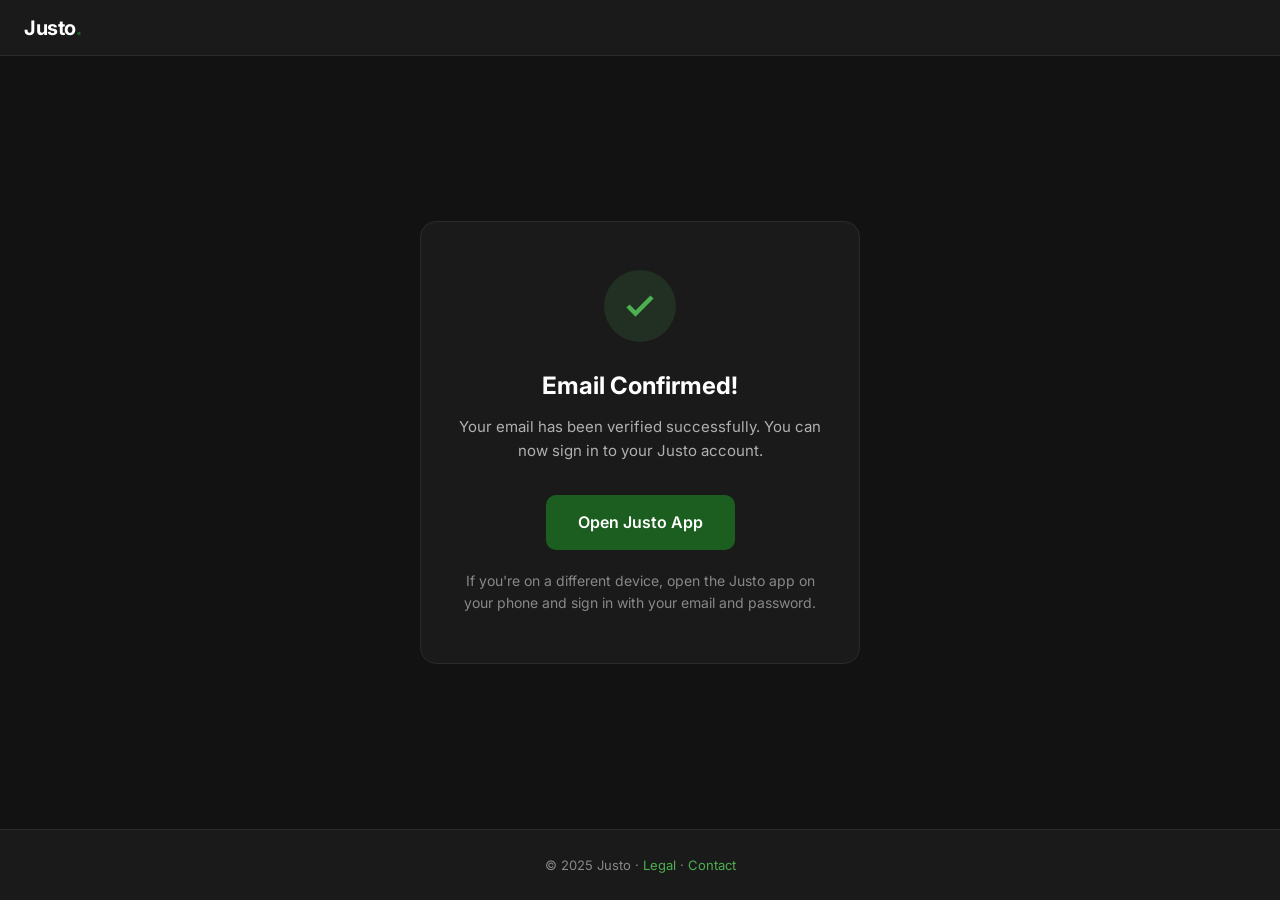
<file: email-confirmed.html>
<!DOCTYPE html>
<html lang="en">
<head>
  <meta charset="UTF-8">
  <meta name="viewport" content="width=device-width, initial-scale=1.0">
  <title>Email Confirmed - Justo</title>
  <link rel="preconnect" href="https://fonts.googleapis.com">
  <link rel="preconnect" href="https://fonts.gstatic.com" crossorigin>
  <link href="https://fonts.googleapis.com/css2?family=Inter:wght@400;600;700&display=swap" rel="stylesheet">
  <style>
    *, *::before, *::after { margin: 0; padding: 0; box-sizing: border-box; }
    body {
      font-family: 'Inter', -apple-system, BlinkMacSystemFont, 'Segoe UI', Roboto, sans-serif;
      font-size: 16px;
      line-height: 1.7;
      color: #FFFFFF;
      background: #121212;
      min-height: 100vh;
      display: flex;
      flex-direction: column;
    }

    /* Nav */
    .site-nav {
      background: #1A1A1A;
      border-bottom: 1px solid #2A2A2A;
      padding: 0 24px;
      height: 56px;
      display: flex;
      align-items: center;
    }
    .nav-brand {
      font-size: 20px;
      font-weight: 700;
      color: #FFFFFF;
      text-decoration: none;
      letter-spacing: -0.5px;
    }
    .nav-brand span { color: #1B5E20; }

    /* Main content */
    .container {
      flex: 1;
      display: flex;
      align-items: center;
      justify-content: center;
      padding: 40px 20px;
    }
    .card {
      background: #1A1A1A;
      border: 1px solid #2A2A2A;
      border-radius: 16px;
      padding: 48px 32px;
      max-width: 440px;
      width: 100%;
      text-align: center;
    }
    .checkmark {
      width: 72px;
      height: 72px;
      border-radius: 50%;
      background: rgba(76, 175, 80, 0.15);
      display: flex;
      align-items: center;
      justify-content: center;
      margin: 0 auto 24px;
    }
    .checkmark svg {
      width: 36px;
      height: 36px;
      stroke: #4CAF50;
      stroke-width: 3;
      fill: none;
    }
    h1 {
      font-size: 24px;
      font-weight: 700;
      color: #FFFFFF;
      margin-bottom: 8px;
    }
    .subtitle {
      font-size: 15px;
      color: #B0B0B0;
      line-height: 1.6;
      margin-bottom: 32px;
    }
    .btn {
      display: inline-block;
      background: #1B5E20;
      color: #FFFFFF;
      font-family: 'Inter', sans-serif;
      font-size: 16px;
      font-weight: 600;
      text-decoration: none;
      padding: 14px 32px;
      border-radius: 10px;
      margin-bottom: 20px;
      transition: background 0.2s ease;
      border: none;
      cursor: pointer;
    }
    .btn:hover { background: #2E7D32; }
    .fallback {
      font-size: 14px;
      color: #888;
      line-height: 1.6;
    }

    /* Footer */
    .site-footer {
      background: #1A1A1A;
      border-top: 1px solid #2A2A2A;
      padding: 24px;
      text-align: center;
      color: #888;
      font-size: 13px;
    }
    .site-footer a {
      color: #4CAF50;
      text-decoration: none;
    }
    .site-footer a:hover { text-decoration: underline; }

    @media (max-width: 480px) {
      .card { padding: 36px 20px; }
      h1 { font-size: 20px; }
    }
  </style>
</head>
<body>

  <nav class="site-nav">
    <a href="https://justosafety.app/" class="nav-brand">Justo<span>.</span></a>
  </nav>

  <div class="container">
    <div class="card">
      <div class="checkmark">
        <svg viewBox="0 0 24 24">
          <polyline points="20 6 9 17 4 12"></polyline>
        </svg>
      </div>
      <h1>Email Confirmed!</h1>
      <p class="subtitle">Your email has been verified successfully. You can now sign in to your Justo account.</p>
      <a href="justo://auth/callback" class="btn" id="openApp">Open Justo App</a>
      <p class="fallback">If you're on a different device, open the Justo app on your phone and sign in with your email and password.</p>
    </div>
  </div>

  <footer class="site-footer">
    &copy; 2025 Justo &middot; <a href="https://justosafety.app/">Legal</a> &middot; <a href="mailto:support@justosafety.app">Contact</a>
  </footer>

  <script>
    // Auto-attempt to open the app via deep link after a short delay
    setTimeout(function() {
      window.location.href = 'justo://auth/callback';
    }, 500);
  </script>
</body>
</html>
</file>
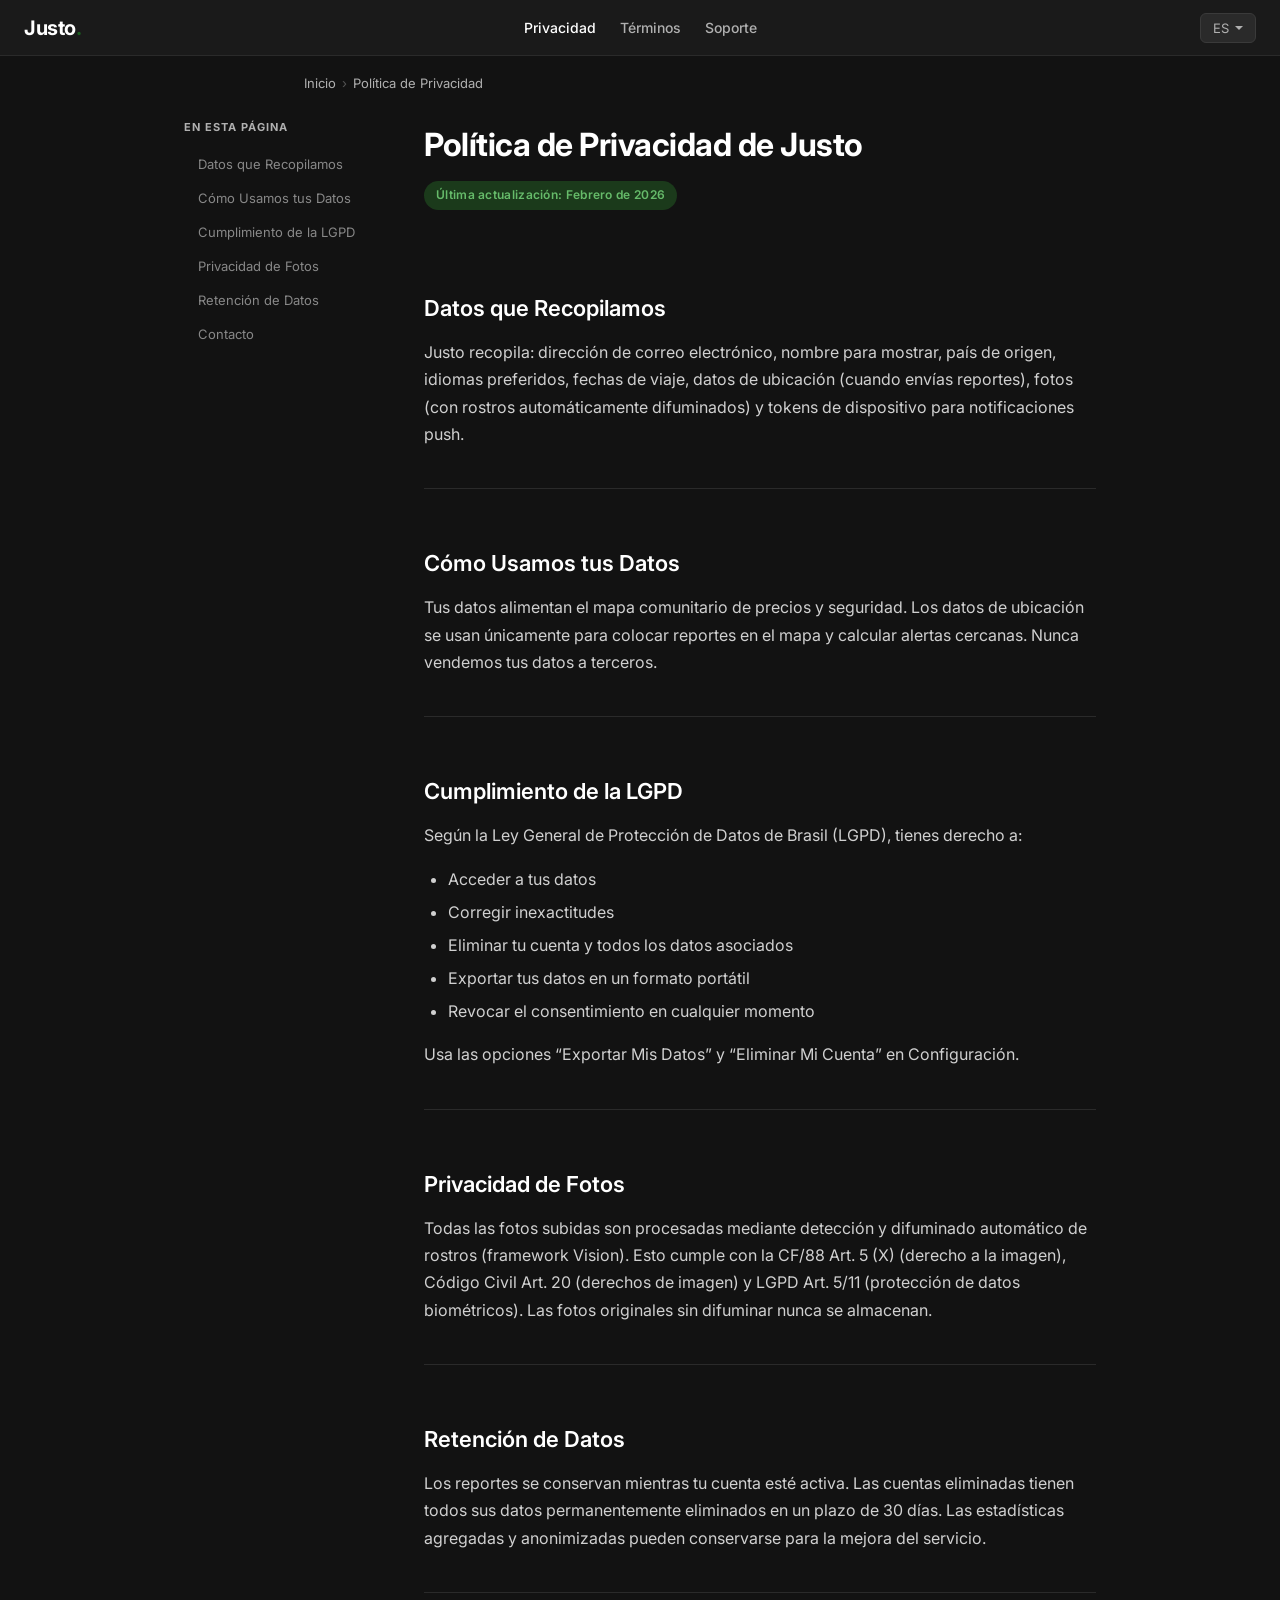
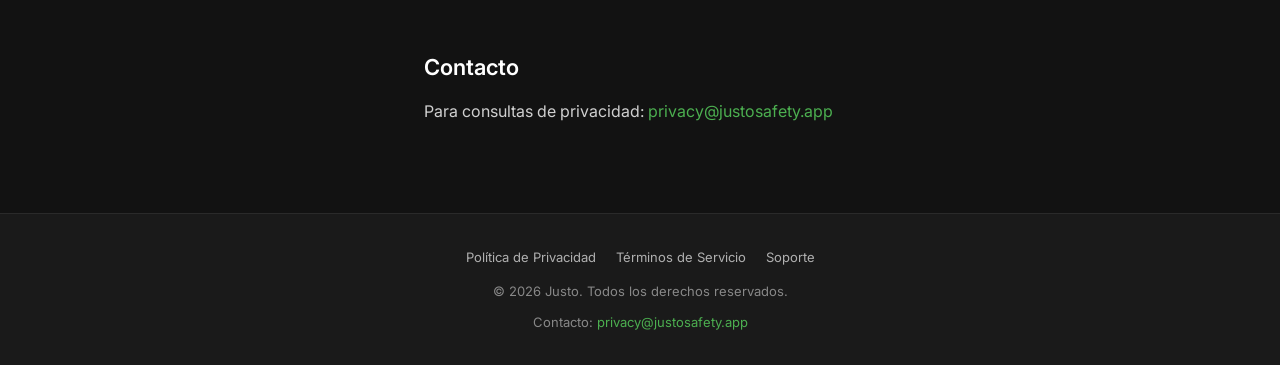
<file: privacy-policy-es.html>
<!DOCTYPE html>
<html lang="es">
<head>
    <meta charset="UTF-8">
    <meta name="viewport" content="width=device-width, initial-scale=1.0">
    <title>Justo - Pol&iacute;tica de Privacidad</title>
    <link rel="preconnect" href="https://fonts.googleapis.com">
    <link rel="preconnect" href="https://fonts.gstatic.com" crossorigin>
    <link href="https://fonts.googleapis.com/css2?family=Inter:wght@400;500;600;700&display=swap" rel="stylesheet">
    <link rel="stylesheet" href="style.css">
</head>
<body>

    <!-- Nav -->
    <nav class="site-nav">
        <a href="index.html" class="nav-brand">Justo<span>.</span></a>
        <ul class="nav-links">
            <li><a href="privacy-policy-es.html" class="active">Privacidad</a></li>
            <li><a href="terms-of-service-es.html">T&eacute;rminos</a></li>
            <li><a href="support-es.html">Soporte</a></li>
        </ul>
        <div class="lang-switcher">
            <button class="lang-btn" aria-label="Seleccionar idioma">ES</button>
            <div class="lang-dropdown">
                <a href="privacy-policy.html">English</a>
                <a href="privacy-policy-pt.html">Portugu&ecirc;s</a>
                <a href="privacy-policy-es.html" class="current">Espa&ntilde;ol</a>
            </div>
        </div>
    </nav>

    <!-- Breadcrumb -->
    <div class="breadcrumb">
        <a href="index.html">Inicio</a><span>&rsaquo;</span>Pol&iacute;tica de Privacidad
    </div>

    <!-- Mobile TOC Toggle -->
    <button class="toc-mobile-toggle">&#9776;  &Iacute;ndice</button>

    <!-- Page Layout -->
    <div class="page-layout">

        <!-- TOC Sidebar -->
        <aside class="toc-sidebar">
            <h4>En esta p&aacute;gina</h4>
            <ul></ul>
        </aside>

        <!-- Main Content -->
        <main class="main-content">
            <h1>Pol&iacute;tica de Privacidad de Justo</h1>
            <div class="updated-badge">&Uacute;ltima actualizaci&oacute;n: Febrero de 2026</div>

            <section id="datos-que-recopilamos">
                <h2 id="datos-que-recopilamos">Datos que Recopilamos</h2>
                <p>Justo recopila: direcci&oacute;n de correo electr&oacute;nico, nombre para mostrar, pa&iacute;s de origen, idiomas preferidos, fechas de viaje, datos de ubicaci&oacute;n (cuando env&iacute;as reportes), fotos (con rostros autom&aacute;ticamente difuminados) y tokens de dispositivo para notificaciones push.</p>
            </section>

            <section id="como-usamos-tus-datos">
                <h2 id="como-usamos-tus-datos">C&oacute;mo Usamos tus Datos</h2>
                <p>Tus datos alimentan el mapa comunitario de precios y seguridad. Los datos de ubicaci&oacute;n se usan &uacute;nicamente para colocar reportes en el mapa y calcular alertas cercanas. Nunca vendemos tus datos a terceros.</p>
            </section>

            <section id="cumplimiento-de-la-lgpd">
                <h2 id="cumplimiento-de-la-lgpd">Cumplimiento de la LGPD</h2>
                <p>Seg&uacute;n la Ley General de Protecci&oacute;n de Datos de Brasil (LGPD), tienes derecho a:</p>
                <ul>
                    <li>Acceder a tus datos</li>
                    <li>Corregir inexactitudes</li>
                    <li>Eliminar tu cuenta y todos los datos asociados</li>
                    <li>Exportar tus datos en un formato port&aacute;til</li>
                    <li>Revocar el consentimiento en cualquier momento</li>
                </ul>
                <p>Usa las opciones &ldquo;Exportar Mis Datos&rdquo; y &ldquo;Eliminar Mi Cuenta&rdquo; en Configuraci&oacute;n.</p>
            </section>

            <section id="privacidad-de-fotos">
                <h2 id="privacidad-de-fotos">Privacidad de Fotos</h2>
                <p>Todas las fotos subidas son procesadas mediante detecci&oacute;n y difuminado autom&aacute;tico de rostros (framework Vision). Esto cumple con la CF/88 Art. 5 (X) (derecho a la imagen), C&oacute;digo Civil Art. 20 (derechos de imagen) y LGPD Art. 5/11 (protecci&oacute;n de datos biom&eacute;tricos). Las fotos originales sin difuminar nunca se almacenan.</p>
            </section>

            <section id="retencion-de-datos">
                <h2 id="retencion-de-datos">Retenci&oacute;n de Datos</h2>
                <p>Los reportes se conservan mientras tu cuenta est&eacute; activa. Las cuentas eliminadas tienen todos sus datos permanentemente eliminados en un plazo de 30 d&iacute;as. Las estad&iacute;sticas agregadas y anonimizadas pueden conservarse para la mejora del servicio.</p>
            </section>

            <section id="contacto">
                <h2 id="contacto">Contacto</h2>
                <p>Para consultas de privacidad: <a href="mailto:privacy@justosafety.app">privacy@justosafety.app</a></p>
            </section>
        </main>
    </div>

    <!-- Back to Top -->
    <button class="back-to-top" aria-label="Volver arriba">&uarr;</button>

    <!-- Footer -->
    <footer class="site-footer">
        <ul class="footer-links">
            <li><a href="privacy-policy-es.html">Pol&iacute;tica de Privacidad</a></li>
            <li><a href="terms-of-service-es.html">T&eacute;rminos de Servicio</a></li>
            <li><a href="support-es.html">Soporte</a></li>
        </ul>
        <p>&copy; 2026 Justo. Todos los derechos reservados.</p>
        <p class="footer-email">Contacto: <a href="mailto:privacy@justosafety.app">privacy@justosafety.app</a></p>
    </footer>

    <script src="script.js" defer></script>
</body>
</html>
</file>
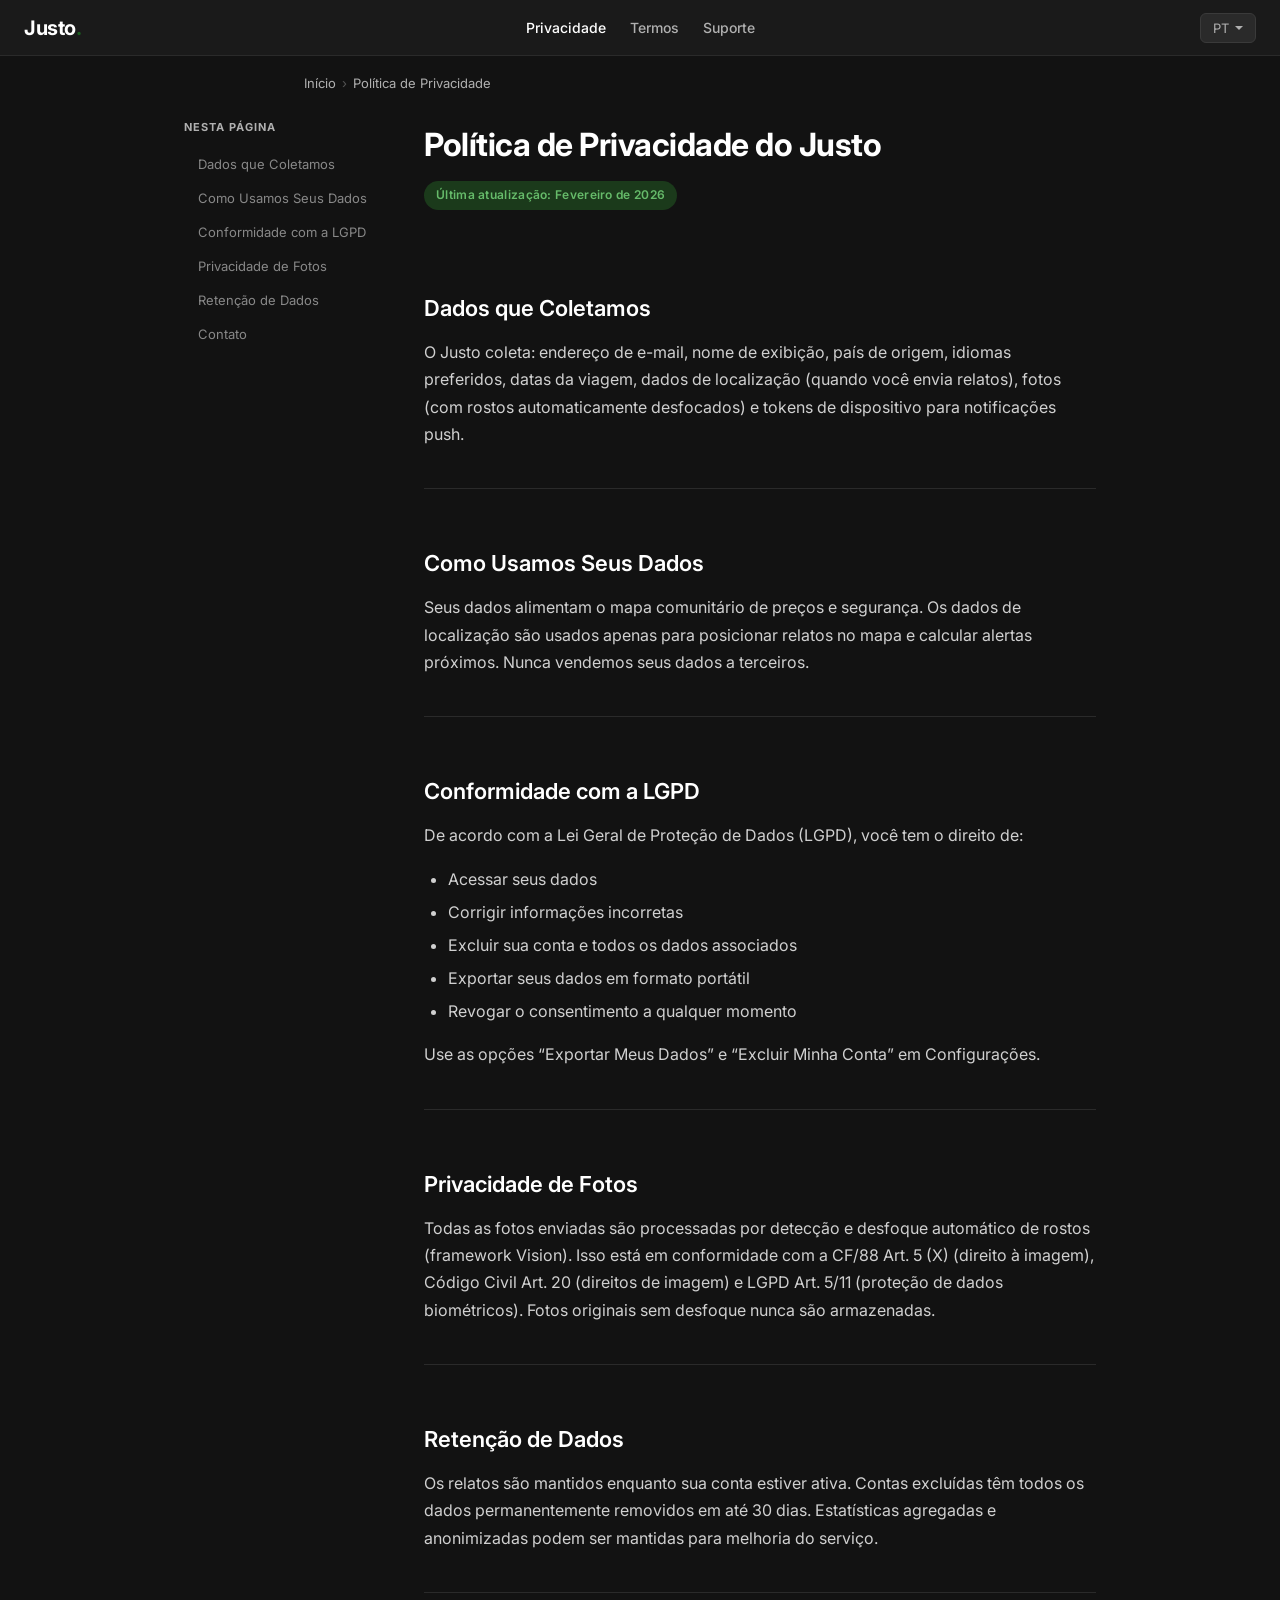
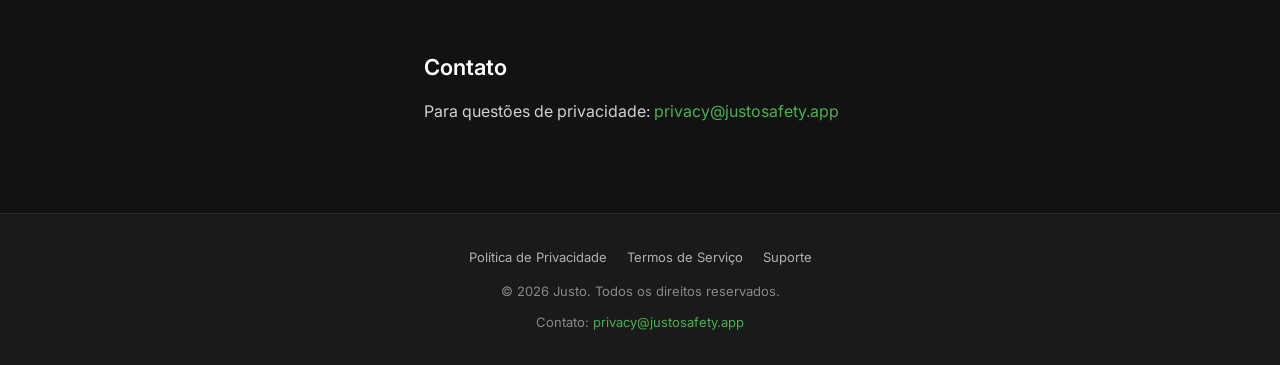
<file: privacy-policy-pt.html>
<!DOCTYPE html>
<html lang="pt-BR">
<head>
    <meta charset="UTF-8">
    <meta name="viewport" content="width=device-width, initial-scale=1.0">
    <title>Justo - Pol&iacute;tica de Privacidade</title>
    <link rel="preconnect" href="https://fonts.googleapis.com">
    <link rel="preconnect" href="https://fonts.gstatic.com" crossorigin>
    <link href="https://fonts.googleapis.com/css2?family=Inter:wght@400;500;600;700&display=swap" rel="stylesheet">
    <link rel="stylesheet" href="style.css">
</head>
<body>

    <!-- Nav -->
    <nav class="site-nav">
        <a href="index.html" class="nav-brand">Justo<span>.</span></a>
        <ul class="nav-links">
            <li><a href="privacy-policy-pt.html" class="active">Privacidade</a></li>
            <li><a href="terms-of-service-pt.html">Termos</a></li>
            <li><a href="support-pt.html">Suporte</a></li>
        </ul>
        <div class="lang-switcher">
            <button class="lang-btn" aria-label="Selecionar idioma">PT</button>
            <div class="lang-dropdown">
                <a href="privacy-policy.html">English</a>
                <a href="privacy-policy-pt.html" class="current">Portugu&ecirc;s</a>
                <a href="privacy-policy-es.html">Espa&ntilde;ol</a>
            </div>
        </div>
    </nav>

    <!-- Breadcrumb -->
    <div class="breadcrumb">
        <a href="index.html">In&iacute;cio</a><span>&rsaquo;</span>Pol&iacute;tica de Privacidade
    </div>

    <!-- Mobile TOC Toggle -->
    <button class="toc-mobile-toggle">&#9776;  &Iacute;ndice</button>

    <!-- Page Layout -->
    <div class="page-layout">

        <!-- TOC Sidebar -->
        <aside class="toc-sidebar">
            <h4>Nesta p&aacute;gina</h4>
            <ul></ul>
        </aside>

        <!-- Main Content -->
        <main class="main-content">
            <h1>Pol&iacute;tica de Privacidade do Justo</h1>
            <div class="updated-badge">&Uacute;ltima atualiza&ccedil;&atilde;o: Fevereiro de 2026</div>

            <section id="dados-que-coletamos">
                <h2 id="dados-que-coletamos">Dados que Coletamos</h2>
                <p>O Justo coleta: endere&ccedil;o de e-mail, nome de exibi&ccedil;&atilde;o, pa&iacute;s de origem, idiomas preferidos, datas da viagem, dados de localiza&ccedil;&atilde;o (quando voc&ecirc; envia relatos), fotos (com rostos automaticamente desfocados) e tokens de dispositivo para notifica&ccedil;&otilde;es push.</p>
            </section>

            <section id="como-usamos-seus-dados">
                <h2 id="como-usamos-seus-dados">Como Usamos Seus Dados</h2>
                <p>Seus dados alimentam o mapa comunit&aacute;rio de pre&ccedil;os e seguran&ccedil;a. Os dados de localiza&ccedil;&atilde;o s&atilde;o usados apenas para posicionar relatos no mapa e calcular alertas pr&oacute;ximos. Nunca vendemos seus dados a terceiros.</p>
            </section>

            <section id="conformidade-com-a-lgpd">
                <h2 id="conformidade-com-a-lgpd">Conformidade com a LGPD</h2>
                <p>De acordo com a Lei Geral de Prote&ccedil;&atilde;o de Dados (LGPD), voc&ecirc; tem o direito de:</p>
                <ul>
                    <li>Acessar seus dados</li>
                    <li>Corrigir informa&ccedil;&otilde;es incorretas</li>
                    <li>Excluir sua conta e todos os dados associados</li>
                    <li>Exportar seus dados em formato port&aacute;til</li>
                    <li>Revogar o consentimento a qualquer momento</li>
                </ul>
                <p>Use as op&ccedil;&otilde;es &ldquo;Exportar Meus Dados&rdquo; e &ldquo;Excluir Minha Conta&rdquo; em Configura&ccedil;&otilde;es.</p>
            </section>

            <section id="privacidade-de-fotos">
                <h2 id="privacidade-de-fotos">Privacidade de Fotos</h2>
                <p>Todas as fotos enviadas s&atilde;o processadas por detec&ccedil;&atilde;o e desfoque autom&aacute;tico de rostos (framework Vision). Isso est&aacute; em conformidade com a CF/88 Art. 5 (X) (direito &agrave; imagem), C&oacute;digo Civil Art. 20 (direitos de imagem) e LGPD Art. 5/11 (prote&ccedil;&atilde;o de dados biom&eacute;tricos). Fotos originais sem desfoque nunca s&atilde;o armazenadas.</p>
            </section>

            <section id="retencao-de-dados">
                <h2 id="retencao-de-dados">Reten&ccedil;&atilde;o de Dados</h2>
                <p>Os relatos s&atilde;o mantidos enquanto sua conta estiver ativa. Contas exclu&iacute;das t&ecirc;m todos os dados permanentemente removidos em at&eacute; 30 dias. Estat&iacute;sticas agregadas e anonimizadas podem ser mantidas para melhoria do servi&ccedil;o.</p>
            </section>

            <section id="contato">
                <h2 id="contato">Contato</h2>
                <p>Para quest&otilde;es de privacidade: <a href="mailto:privacy@justosafety.app">privacy@justosafety.app</a></p>
            </section>
        </main>
    </div>

    <!-- Back to Top -->
    <button class="back-to-top" aria-label="Voltar ao topo">&uarr;</button>

    <!-- Footer -->
    <footer class="site-footer">
        <ul class="footer-links">
            <li><a href="privacy-policy-pt.html">Pol&iacute;tica de Privacidade</a></li>
            <li><a href="terms-of-service-pt.html">Termos de Servi&ccedil;o</a></li>
            <li><a href="support-pt.html">Suporte</a></li>
        </ul>
        <p>&copy; 2026 Justo. Todos os direitos reservados.</p>
        <p class="footer-email">Contato: <a href="mailto:privacy@justosafety.app">privacy@justosafety.app</a></p>
    </footer>

    <script src="script.js" defer></script>
</body>
</html>
</file>
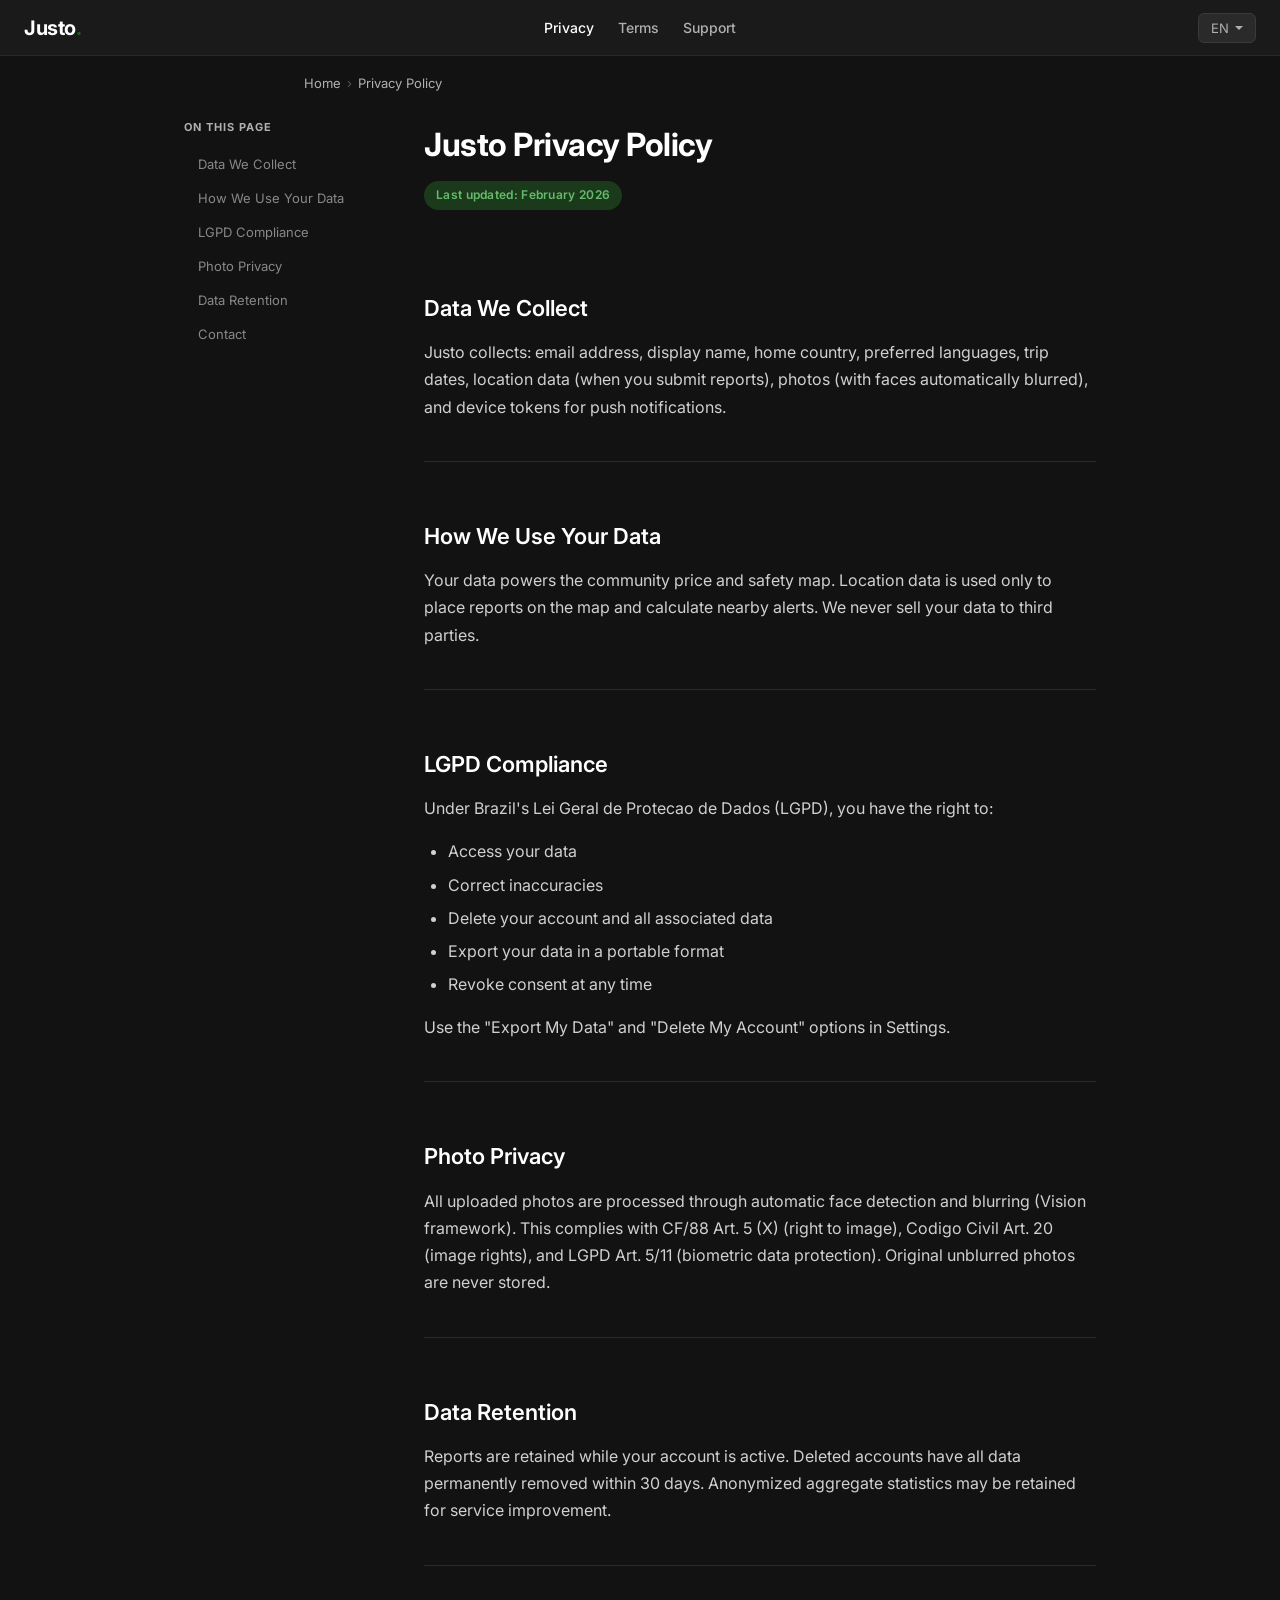
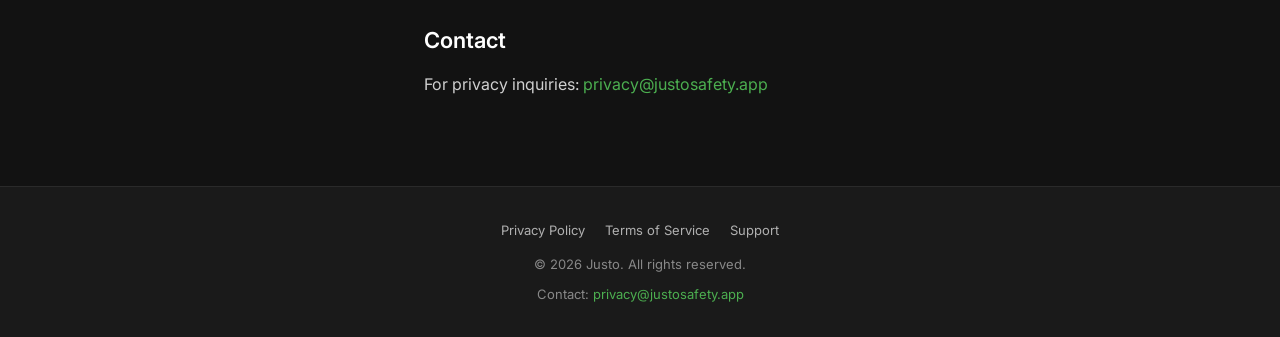
<file: privacy-policy.html>
<!DOCTYPE html>
<html lang="en">
<head>
    <meta charset="UTF-8">
    <meta name="viewport" content="width=device-width, initial-scale=1.0">
    <title>Justo - Privacy Policy</title>
    <link rel="preconnect" href="https://fonts.googleapis.com">
    <link rel="preconnect" href="https://fonts.gstatic.com" crossorigin>
    <link href="https://fonts.googleapis.com/css2?family=Inter:wght@400;500;600;700&display=swap" rel="stylesheet">
    <link rel="stylesheet" href="style.css">
</head>
<body>

    <!-- Nav -->
    <nav class="site-nav">
        <a href="index.html" class="nav-brand">Justo<span>.</span></a>
        <ul class="nav-links">
            <li><a href="privacy-policy.html" class="active">Privacy</a></li>
            <li><a href="terms-of-service.html">Terms</a></li>
            <li><a href="support.html">Support</a></li>
        </ul>
        <div class="lang-switcher">
            <button class="lang-btn" aria-label="Select language">EN</button>
            <div class="lang-dropdown">
                <a href="privacy-policy.html" class="current">English</a>
                <a href="privacy-policy-pt.html">Portugu&ecirc;s</a>
                <a href="privacy-policy-es.html">Espa&ntilde;ol</a>
            </div>
        </div>
    </nav>

    <!-- Breadcrumb -->
    <div class="breadcrumb">
        <a href="index.html">Home</a><span>&rsaquo;</span>Privacy Policy
    </div>

    <!-- Mobile TOC Toggle -->
    <button class="toc-mobile-toggle">&#9776;  Table of Contents</button>

    <!-- Page Layout -->
    <div class="page-layout">

        <!-- TOC Sidebar -->
        <aside class="toc-sidebar">
            <h4>On this page</h4>
            <ul></ul>
        </aside>

        <!-- Main Content -->
        <main class="main-content">
            <h1>Justo Privacy Policy</h1>
            <div class="updated-badge">Last updated: February 2026</div>

            <section id="data-we-collect">
                <h2 id="data-we-collect">Data We Collect</h2>
                <p>Justo collects: email address, display name, home country, preferred languages, trip dates, location data (when you submit reports), photos (with faces automatically blurred), and device tokens for push notifications.</p>
            </section>

            <section id="how-we-use-your-data">
                <h2 id="how-we-use-your-data">How We Use Your Data</h2>
                <p>Your data powers the community price and safety map. Location data is used only to place reports on the map and calculate nearby alerts. We never sell your data to third parties.</p>
            </section>

            <section id="lgpd-compliance">
                <h2 id="lgpd-compliance">LGPD Compliance</h2>
                <p>Under Brazil's Lei Geral de Protecao de Dados (LGPD), you have the right to:</p>
                <ul>
                    <li>Access your data</li>
                    <li>Correct inaccuracies</li>
                    <li>Delete your account and all associated data</li>
                    <li>Export your data in a portable format</li>
                    <li>Revoke consent at any time</li>
                </ul>
                <p>Use the "Export My Data" and "Delete My Account" options in Settings.</p>
            </section>

            <section id="photo-privacy">
                <h2 id="photo-privacy">Photo Privacy</h2>
                <p>All uploaded photos are processed through automatic face detection and blurring (Vision framework). This complies with CF/88 Art. 5 (X) (right to image), Codigo Civil Art. 20 (image rights), and LGPD Art. 5/11 (biometric data protection). Original unblurred photos are never stored.</p>
            </section>

            <section id="data-retention">
                <h2 id="data-retention">Data Retention</h2>
                <p>Reports are retained while your account is active. Deleted accounts have all data permanently removed within 30 days. Anonymized aggregate statistics may be retained for service improvement.</p>
            </section>

            <section id="contact">
                <h2 id="contact">Contact</h2>
                <p>For privacy inquiries: <a href="mailto:privacy@justosafety.app">privacy@justosafety.app</a></p>
            </section>
        </main>
    </div>

    <!-- Back to Top -->
    <button class="back-to-top" aria-label="Back to top">&uarr;</button>

    <!-- Footer -->
    <footer class="site-footer">
        <ul class="footer-links">
            <li><a href="privacy-policy.html">Privacy Policy</a></li>
            <li><a href="terms-of-service.html">Terms of Service</a></li>
            <li><a href="support.html">Support</a></li>
        </ul>
        <p>&copy; 2026 Justo. All rights reserved.</p>
        <p class="footer-email">Contact: <a href="mailto:privacy@justosafety.app">privacy@justosafety.app</a></p>
    </footer>

    <script src="script.js" defer></script>
</body>
</html>
</file>
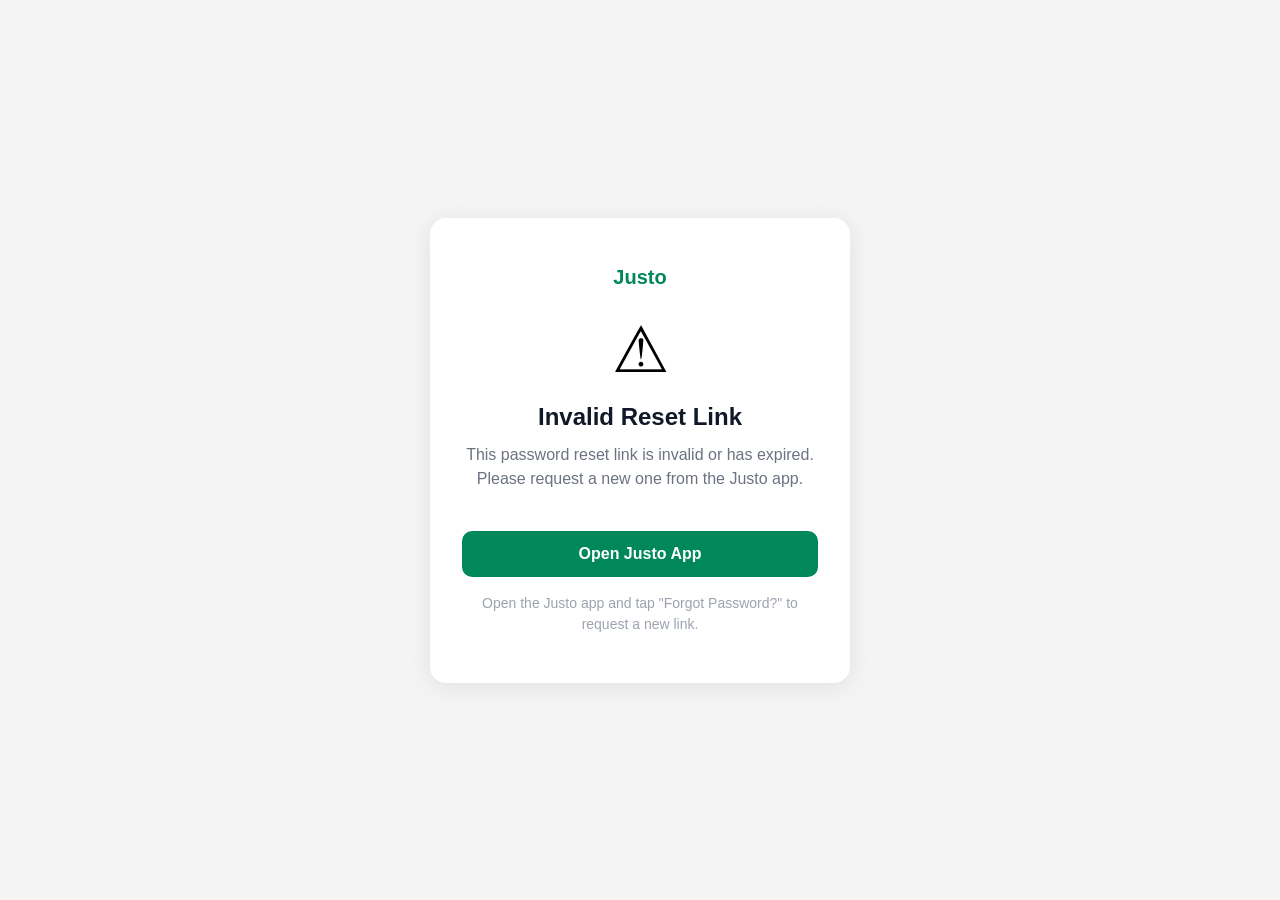
<file: reset-password.html>
<!DOCTYPE html>
<html lang="en">
<head>
  <meta charset="UTF-8">
  <meta name="viewport" content="width=device-width, initial-scale=1.0">
  <title>Reset Password - Justo</title>
  <style>
    * { margin: 0; padding: 0; box-sizing: border-box; }
    body {
      font-family: -apple-system, BlinkMacSystemFont, 'Segoe UI', Roboto, Helvetica, Arial, sans-serif;
      background-color: #f4f4f5;
      display: flex;
      align-items: center;
      justify-content: center;
      min-height: 100vh;
      padding: 20px;
    }
    .card {
      background: #ffffff;
      border-radius: 16px;
      padding: 48px 32px;
      max-width: 420px;
      width: 100%;
      text-align: center;
      box-shadow: 0 4px 24px rgba(0,0,0,0.08);
    }
    .logo {
      font-size: 20px;
      font-weight: 700;
      color: #00875A;
      margin-bottom: 24px;
    }
    .icon {
      font-size: 64px;
      margin-bottom: 16px;
    }
    h1 {
      font-size: 24px;
      color: #111827;
      margin-bottom: 12px;
    }
    .subtitle {
      font-size: 16px;
      color: #6b7280;
      line-height: 1.5;
      margin-bottom: 32px;
    }
    .form-group {
      text-align: left;
      margin-bottom: 16px;
    }
    .form-group label {
      display: block;
      font-size: 14px;
      font-weight: 500;
      color: #374151;
      margin-bottom: 6px;
    }
    .form-group input {
      width: 100%;
      padding: 12px 16px;
      font-size: 16px;
      border: 1px solid #d1d5db;
      border-radius: 10px;
      outline: none;
      transition: border-color 0.2s;
    }
    .form-group input:focus {
      border-color: #00875A;
      box-shadow: 0 0 0 3px rgba(0, 135, 90, 0.1);
    }
    .error-text {
      font-size: 13px;
      color: #dc2626;
      margin-top: 4px;
      display: none;
    }
    .btn {
      display: inline-block;
      background-color: #00875A;
      color: #ffffff;
      font-size: 16px;
      font-weight: 600;
      text-decoration: none;
      padding: 14px 32px;
      border-radius: 10px;
      border: none;
      cursor: pointer;
      width: 100%;
      margin-top: 8px;
      margin-bottom: 16px;
      transition: background-color 0.2s;
    }
    .btn:hover { background-color: #006644; }
    .btn:disabled {
      background-color: #9ca3af;
      cursor: not-allowed;
    }
    .hint {
      font-size: 14px;
      color: #9ca3af;
      line-height: 1.5;
    }
    .hidden { display: none; }
    .spinner {
      display: inline-block;
      width: 20px;
      height: 20px;
      border: 3px solid rgba(255,255,255,0.3);
      border-radius: 50%;
      border-top-color: #fff;
      animation: spin 0.8s ease-in-out infinite;
    }
    .spinner-large {
      display: inline-block;
      width: 48px;
      height: 48px;
      border: 4px solid #e5e7eb;
      border-radius: 50%;
      border-top-color: #00875A;
      animation: spin 0.8s ease-in-out infinite;
      margin-bottom: 16px;
    }
    @keyframes spin {
      to { transform: rotate(360deg); }
    }
  </style>
</head>
<body>
  <!-- Loading State -->
  <div class="card hidden" id="loading-state">
    <div class="logo">Justo</div>
    <div class="spinner-large"></div>
    <h1>Verifying your link...</h1>
    <p class="subtitle">Please wait while we verify your password reset link.</p>
  </div>

  <!-- Invalid Link State -->
  <div class="card hidden" id="invalid-state">
    <div class="logo">Justo</div>
    <div class="icon">&#9888;</div>
    <h1>Invalid Reset Link</h1>
    <p class="subtitle">This password reset link is invalid or has expired. Please request a new one from the Justo app.</p>
    <a href="justo://auth/callback" class="btn" style="color:#fff;">Open Justo App</a>
    <p class="hint">Open the Justo app and tap "Forgot Password?" to request a new link.</p>
  </div>

  <!-- Password Form State -->
  <div class="card hidden" id="form-state">
    <div class="logo">Justo</div>
    <div class="icon">&#128274;</div>
    <h1>Set Your New Password</h1>
    <p class="subtitle">Enter a new password for your account.</p>
    <form id="reset-form" onsubmit="return handleSubmit(event)">
      <div class="form-group">
        <label for="password">New Password</label>
        <input type="password" id="password" placeholder="At least 8 characters" autocomplete="new-password" required>
        <p class="error-text" id="password-error"></p>
      </div>
      <div class="form-group">
        <label for="confirm-password">Confirm Password</label>
        <input type="password" id="confirm-password" placeholder="Re-enter your password" autocomplete="new-password" required>
        <p class="error-text" id="confirm-error"></p>
      </div>
      <button type="submit" class="btn" id="submit-btn">Update Password</button>
    </form>
    <p class="hint">Choose a strong password with at least 8 characters.</p>
  </div>

  <!-- Success State -->
  <div class="card hidden" id="success-state">
    <div class="logo">Justo</div>
    <div class="icon">&#10003;</div>
    <h1>Password Updated!</h1>
    <p class="subtitle">Your password has been reset successfully. You can now sign in with your new password.</p>
    <a href="justo://auth/callback" class="btn" style="color:#fff;">Open Justo App</a>
    <p class="hint">If the button doesn't work, open the Justo app on your phone and sign in with your new password.</p>
  </div>

  <!-- Error State -->
  <div class="card hidden" id="error-state">
    <div class="logo">Justo</div>
    <div class="icon">&#10060;</div>
    <h1>Something Went Wrong</h1>
    <p class="subtitle" id="error-message">Failed to update your password. The link may have expired.</p>
    <button class="btn" onclick="showForm()">Try Again</button>
    <p class="hint">If the problem persists, request a new reset link from the Justo app.</p>
  </div>

  <script>
    const SUPABASE_URL = 'https://zzogjzlnissuctqildrf.supabase.co';
    const SUPABASE_ANON_KEY = 'eyJhbGciOiJIUzI1NiIsInR5cCI6IkpXVCJ9.eyJpc3MiOiJzdXBhYmFzZSIsInJlZiI6Inp6b2dqemxuaXNzdWN0cWlsZHJmIiwicm9sZSI6ImFub24iLCJpYXQiOjE3NzE1NDg2NTIsImV4cCI6MjA4NzEyNDY1Mn0.Nk5sqBnkaWvrvbvLuqtW50suWpGUdEU9kGn0hUgbts8';

    let accessToken = null;

    function parseHashParams() {
      const hash = window.location.hash.substring(1);
      const params = new URLSearchParams(hash);
      return {
        accessToken: params.get('access_token'),
        type: params.get('type')
      };
    }

    function showState(stateId) {
      ['loading-state', 'invalid-state', 'form-state', 'success-state', 'error-state'].forEach(id => {
        document.getElementById(id).classList.add('hidden');
      });
      document.getElementById(stateId).classList.remove('hidden');
    }

    function showForm() {
      document.getElementById('password').value = '';
      document.getElementById('confirm-password').value = '';
      document.getElementById('password-error').style.display = 'none';
      document.getElementById('confirm-error').style.display = 'none';
      document.getElementById('submit-btn').disabled = false;
      document.getElementById('submit-btn').textContent = 'Update Password';
      showState('form-state');
    }

    function showError(field, message) {
      const el = document.getElementById(field);
      el.textContent = message;
      el.style.display = 'block';
    }

    function hideErrors() {
      document.getElementById('password-error').style.display = 'none';
      document.getElementById('confirm-error').style.display = 'none';
    }

    async function handleSubmit(event) {
      event.preventDefault();
      hideErrors();

      const password = document.getElementById('password').value;
      const confirmPassword = document.getElementById('confirm-password').value;

      if (password.length < 8) {
        showError('password-error', 'Password must be at least 8 characters.');
        return false;
      }

      if (password !== confirmPassword) {
        showError('confirm-error', 'Passwords do not match.');
        return false;
      }

      const btn = document.getElementById('submit-btn');
      btn.disabled = true;
      btn.innerHTML = '<span class="spinner"></span>';

      try {
        const response = await fetch(SUPABASE_URL + '/auth/v1/user', {
          method: 'PUT',
          headers: {
            'Content-Type': 'application/json',
            'apikey': SUPABASE_ANON_KEY,
            'Authorization': 'Bearer ' + accessToken
          },
          body: JSON.stringify({ password: password })
        });

        if (!response.ok) {
          const data = await response.json();
          throw new Error(data.msg || data.error_description || 'Failed to update password');
        }

        showState('success-state');
      } catch (error) {
        document.getElementById('error-message').textContent = error.message || 'Failed to update your password. The link may have expired.';
        showState('error-state');
      }

      return false;
    }

    // Initialize on page load
    (async function() {
      // Try implicit flow first (hash fragment)
      const params = parseHashParams();
      if (params.accessToken && params.type === 'recovery') {
        accessToken = params.accessToken;
        showState('form-state');
        return;
      }

      // Try PKCE flow (query parameter)
      const urlParams = new URLSearchParams(window.location.search);
      const code = urlParams.get('code');
      if (code) {
        showState('loading-state');
        try {
          const res = await fetch(SUPABASE_URL + '/auth/v1/token?grant_type=pkce', {
            method: 'POST',
            headers: {
              'Content-Type': 'application/json',
              'apikey': SUPABASE_ANON_KEY
            },
            body: JSON.stringify({ auth_code: code, code_verifier: '' })
          });
          const data = await res.json();
          if (data.access_token) {
            accessToken = data.access_token;
            showState('form-state');
          } else {
            throw new Error(data.error_description || data.msg || 'Invalid or expired link');
          }
        } catch (e) {
          document.getElementById('error-message').textContent = e.message;
          showState('error-state');
        }
        return;
      }

      // Neither flow — invalid link
      showState('invalid-state');
    })();
  </script>
</body>
</html>
</file>
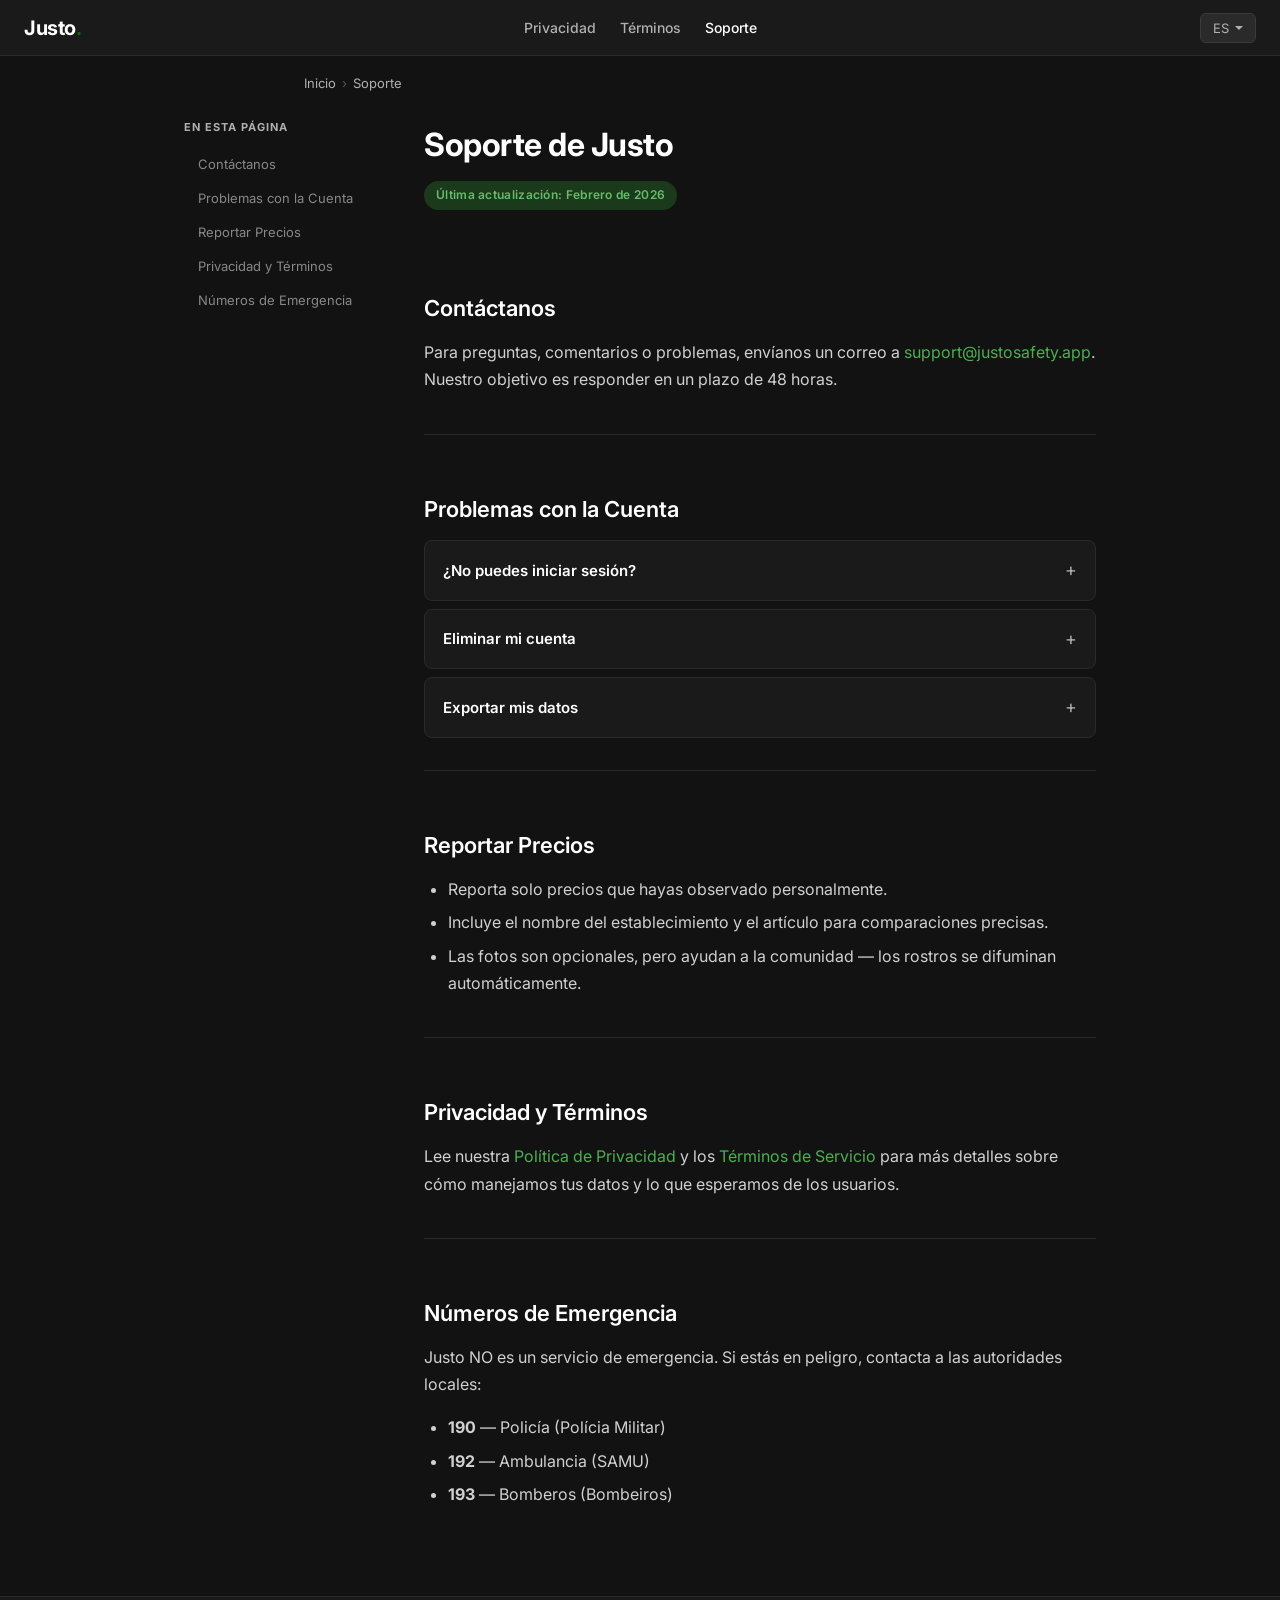
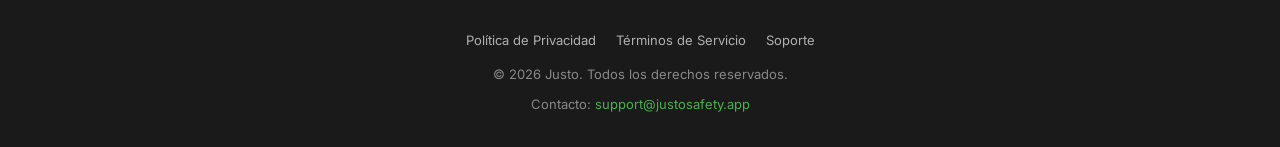
<file: support-es.html>
<!DOCTYPE html>
<html lang="es">
<head>
    <meta charset="UTF-8">
    <meta name="viewport" content="width=device-width, initial-scale=1.0">
    <title>Justo - Soporte</title>
    <link rel="preconnect" href="https://fonts.googleapis.com">
    <link rel="preconnect" href="https://fonts.gstatic.com" crossorigin>
    <link href="https://fonts.googleapis.com/css2?family=Inter:wght@400;500;600;700&display=swap" rel="stylesheet">
    <link rel="stylesheet" href="style.css">
</head>
<body>

    <!-- Nav -->
    <nav class="site-nav">
        <a href="index.html" class="nav-brand">Justo<span>.</span></a>
        <ul class="nav-links">
            <li><a href="privacy-policy-es.html">Privacidad</a></li>
            <li><a href="terms-of-service-es.html">T&eacute;rminos</a></li>
            <li><a href="support-es.html" class="active">Soporte</a></li>
        </ul>
        <div class="lang-switcher">
            <button class="lang-btn" aria-label="Seleccionar idioma">ES</button>
            <div class="lang-dropdown">
                <a href="support.html">English</a>
                <a href="support-pt.html">Portugu&ecirc;s</a>
                <a href="support-es.html" class="current">Espa&ntilde;ol</a>
            </div>
        </div>
    </nav>

    <!-- Breadcrumb -->
    <div class="breadcrumb">
        <a href="index.html">Inicio</a><span>&rsaquo;</span>Soporte
    </div>

    <!-- Mobile TOC Toggle -->
    <button class="toc-mobile-toggle">&#9776;  &Iacute;ndice</button>

    <!-- Page Layout -->
    <div class="page-layout">

        <!-- TOC Sidebar -->
        <aside class="toc-sidebar">
            <h4>En esta p&aacute;gina</h4>
            <ul></ul>
        </aside>

        <!-- Main Content -->
        <main class="main-content">
            <h1>Soporte de Justo</h1>
            <div class="updated-badge">&Uacute;ltima actualizaci&oacute;n: Febrero de 2026</div>

            <section id="contactanos">
                <h2 id="contactanos">Cont&aacute;ctanos</h2>
                <p>Para preguntas, comentarios o problemas, env&iacute;anos un correo a <a href="mailto:support@justosafety.app">support@justosafety.app</a>. Nuestro objetivo es responder en un plazo de 48 horas.</p>
            </section>

            <section id="problemas-con-la-cuenta">
                <h2 id="problemas-con-la-cuenta">Problemas con la Cuenta</h2>

                <details>
                    <summary>&iquest;No puedes iniciar sesi&oacute;n?</summary>
                    <div class="accordion-body">
                        <p>Intenta restablecer tu contrase&ntilde;a desde la pantalla de inicio de sesi&oacute;n. Si el problema persiste, env&iacute;anos un correo.</p>
                    </div>
                </details>

                <details>
                    <summary>Eliminar mi cuenta</summary>
                    <div class="accordion-body">
                        <p>Ve a Configuraci&oacute;n &gt; Eliminar Mi Cuenta. Todos tus datos ser&aacute;n eliminados permanentemente en un plazo de 30 d&iacute;as.</p>
                    </div>
                </details>

                <details>
                    <summary>Exportar mis datos</summary>
                    <div class="accordion-body">
                        <p>Ve a Configuraci&oacute;n &gt; Exportar Mis Datos para descargar una copia de toda tu informaci&oacute;n.</p>
                    </div>
                </details>
            </section>

            <section id="reportar-precios">
                <h2 id="reportar-precios">Reportar Precios</h2>
                <ul>
                    <li>Reporta solo precios que hayas observado personalmente.</li>
                    <li>Incluye el nombre del establecimiento y el art&iacute;culo para comparaciones precisas.</li>
                    <li>Las fotos son opcionales, pero ayudan a la comunidad — los rostros se difuminan autom&aacute;ticamente.</li>
                </ul>
            </section>

            <section id="privacidad-y-terminos">
                <h2 id="privacidad-y-terminos">Privacidad y T&eacute;rminos</h2>
                <p>Lee nuestra <a href="privacy-policy-es.html">Pol&iacute;tica de Privacidad</a> y los <a href="terms-of-service-es.html">T&eacute;rminos de Servicio</a> para m&aacute;s detalles sobre c&oacute;mo manejamos tus datos y lo que esperamos de los usuarios.</p>
            </section>

            <section id="numeros-de-emergencia">
                <h2 id="numeros-de-emergencia">N&uacute;meros de Emergencia</h2>
                <p>Justo NO es un servicio de emergencia. Si est&aacute;s en peligro, contacta a las autoridades locales:</p>
                <ul>
                    <li><strong>190</strong> — Polic&iacute;a (Pol&iacute;cia Militar)</li>
                    <li><strong>192</strong> — Ambulancia (SAMU)</li>
                    <li><strong>193</strong> — Bomberos (Bombeiros)</li>
                </ul>
            </section>
        </main>
    </div>

    <!-- Back to Top -->
    <button class="back-to-top" aria-label="Volver arriba">&uarr;</button>

    <!-- Footer -->
    <footer class="site-footer">
        <ul class="footer-links">
            <li><a href="privacy-policy-es.html">Pol&iacute;tica de Privacidad</a></li>
            <li><a href="terms-of-service-es.html">T&eacute;rminos de Servicio</a></li>
            <li><a href="support-es.html">Soporte</a></li>
        </ul>
        <p>&copy; 2026 Justo. Todos los derechos reservados.</p>
        <p class="footer-email">Contacto: <a href="mailto:support@justosafety.app">support@justosafety.app</a></p>
    </footer>

    <script src="script.js" defer></script>
</body>
</html>
</file>
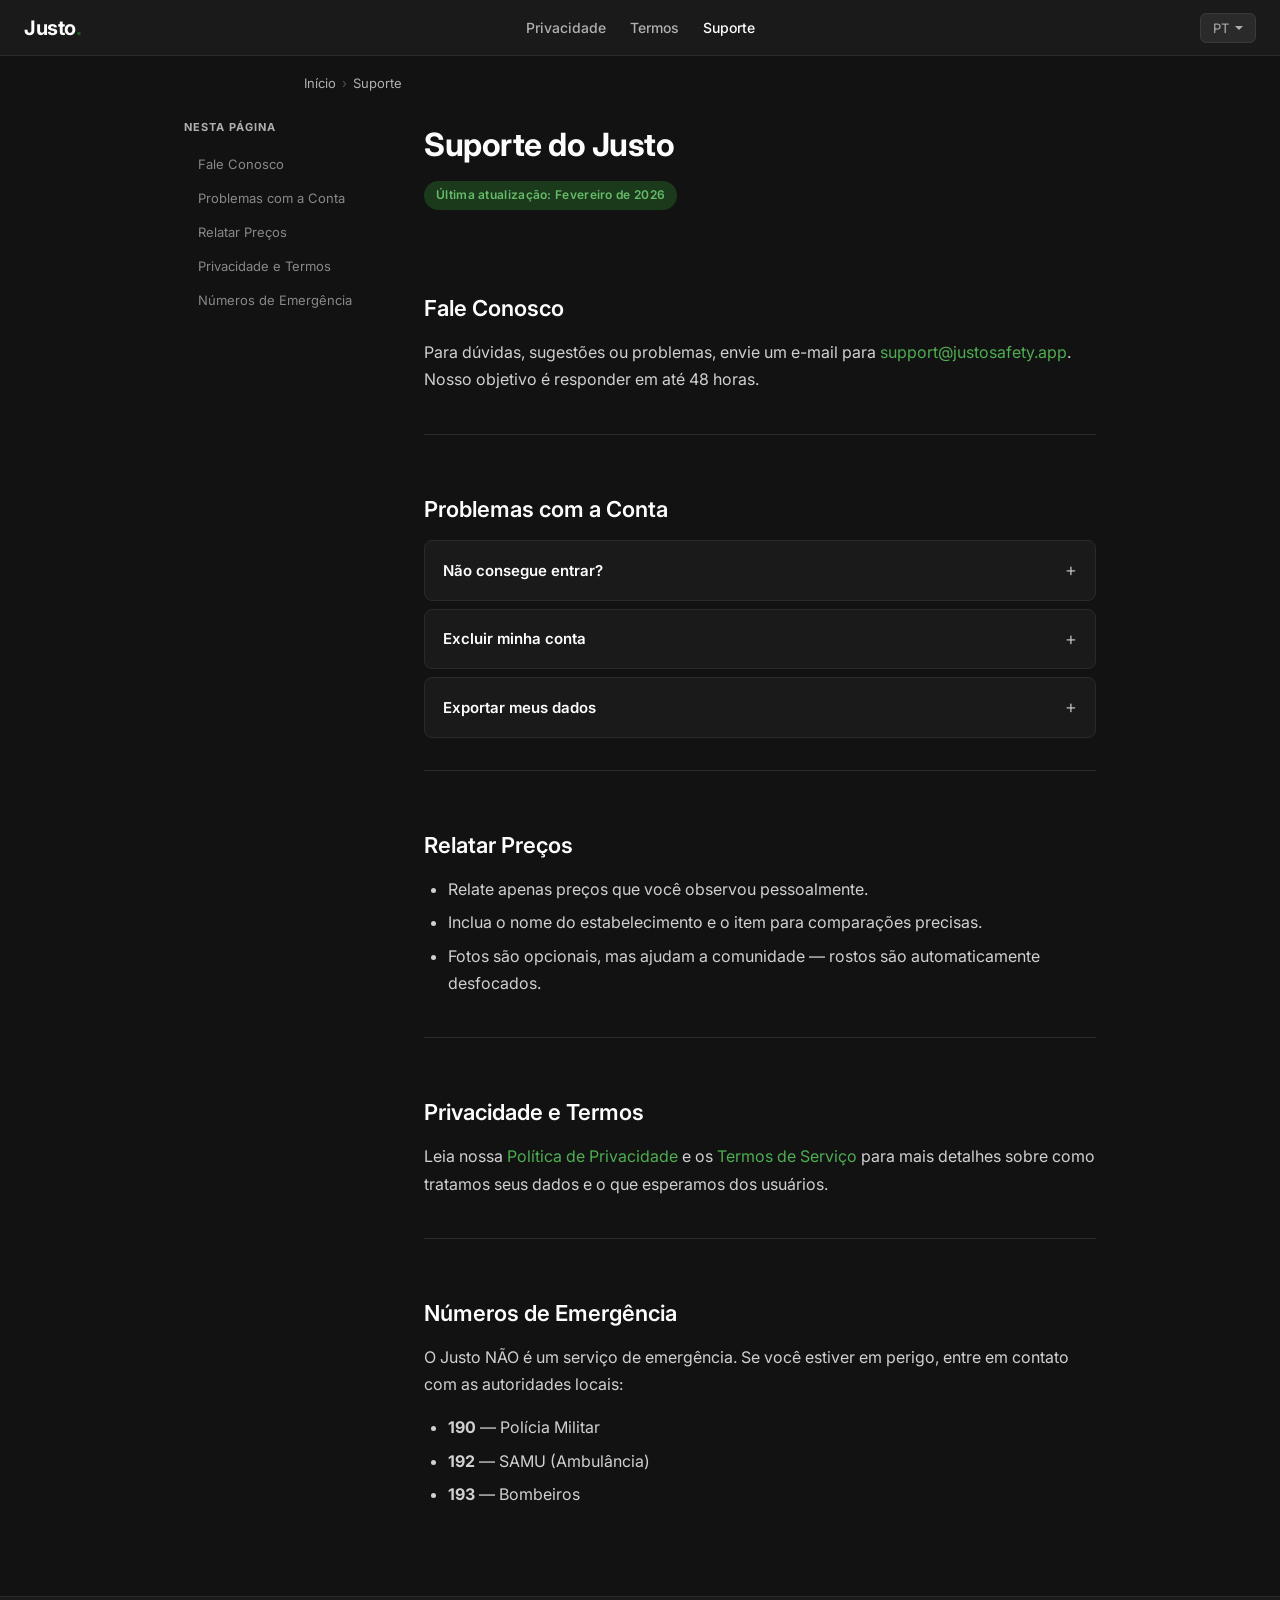
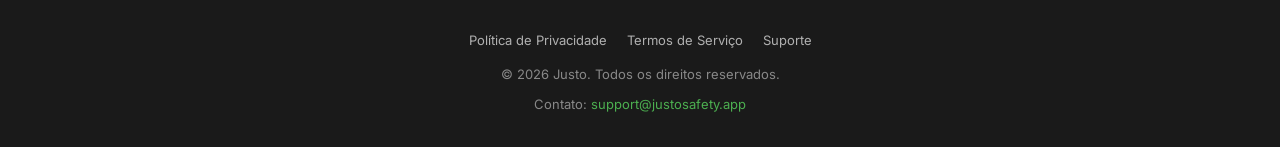
<file: support-pt.html>
<!DOCTYPE html>
<html lang="pt-BR">
<head>
    <meta charset="UTF-8">
    <meta name="viewport" content="width=device-width, initial-scale=1.0">
    <title>Justo - Suporte</title>
    <link rel="preconnect" href="https://fonts.googleapis.com">
    <link rel="preconnect" href="https://fonts.gstatic.com" crossorigin>
    <link href="https://fonts.googleapis.com/css2?family=Inter:wght@400;500;600;700&display=swap" rel="stylesheet">
    <link rel="stylesheet" href="style.css">
</head>
<body>

    <!-- Nav -->
    <nav class="site-nav">
        <a href="index.html" class="nav-brand">Justo<span>.</span></a>
        <ul class="nav-links">
            <li><a href="privacy-policy-pt.html">Privacidade</a></li>
            <li><a href="terms-of-service-pt.html">Termos</a></li>
            <li><a href="support-pt.html" class="active">Suporte</a></li>
        </ul>
        <div class="lang-switcher">
            <button class="lang-btn" aria-label="Selecionar idioma">PT</button>
            <div class="lang-dropdown">
                <a href="support.html">English</a>
                <a href="support-pt.html" class="current">Portugu&ecirc;s</a>
                <a href="support-es.html">Espa&ntilde;ol</a>
            </div>
        </div>
    </nav>

    <!-- Breadcrumb -->
    <div class="breadcrumb">
        <a href="index.html">In&iacute;cio</a><span>&rsaquo;</span>Suporte
    </div>

    <!-- Mobile TOC Toggle -->
    <button class="toc-mobile-toggle">&#9776;  &Iacute;ndice</button>

    <!-- Page Layout -->
    <div class="page-layout">

        <!-- TOC Sidebar -->
        <aside class="toc-sidebar">
            <h4>Nesta p&aacute;gina</h4>
            <ul></ul>
        </aside>

        <!-- Main Content -->
        <main class="main-content">
            <h1>Suporte do Justo</h1>
            <div class="updated-badge">&Uacute;ltima atualiza&ccedil;&atilde;o: Fevereiro de 2026</div>

            <section id="fale-conosco">
                <h2 id="fale-conosco">Fale Conosco</h2>
                <p>Para d&uacute;vidas, sugest&otilde;es ou problemas, envie um e-mail para <a href="mailto:support@justosafety.app">support@justosafety.app</a>. Nosso objetivo &eacute; responder em at&eacute; 48 horas.</p>
            </section>

            <section id="problemas-com-a-conta">
                <h2 id="problemas-com-a-conta">Problemas com a Conta</h2>

                <details>
                    <summary>N&atilde;o consegue entrar?</summary>
                    <div class="accordion-body">
                        <p>Tente redefinir sua senha na tela de login. Se o problema persistir, envie-nos um e-mail.</p>
                    </div>
                </details>

                <details>
                    <summary>Excluir minha conta</summary>
                    <div class="accordion-body">
                        <p>V&aacute; em Configura&ccedil;&otilde;es &gt; Excluir Minha Conta. Todos os seus dados ser&atilde;o permanentemente removidos em at&eacute; 30 dias.</p>
                    </div>
                </details>

                <details>
                    <summary>Exportar meus dados</summary>
                    <div class="accordion-body">
                        <p>V&aacute; em Configura&ccedil;&otilde;es &gt; Exportar Meus Dados para baixar uma c&oacute;pia de todas as suas informa&ccedil;&otilde;es.</p>
                    </div>
                </details>
            </section>

            <section id="relatar-precos">
                <h2 id="relatar-precos">Relatar Pre&ccedil;os</h2>
                <ul>
                    <li>Relate apenas pre&ccedil;os que voc&ecirc; observou pessoalmente.</li>
                    <li>Inclua o nome do estabelecimento e o item para compara&ccedil;&otilde;es precisas.</li>
                    <li>Fotos s&atilde;o opcionais, mas ajudam a comunidade — rostos s&atilde;o automaticamente desfocados.</li>
                </ul>
            </section>

            <section id="privacidade-e-termos">
                <h2 id="privacidade-e-termos">Privacidade e Termos</h2>
                <p>Leia nossa <a href="privacy-policy-pt.html">Pol&iacute;tica de Privacidade</a> e os <a href="terms-of-service-pt.html">Termos de Servi&ccedil;o</a> para mais detalhes sobre como tratamos seus dados e o que esperamos dos usu&aacute;rios.</p>
            </section>

            <section id="numeros-de-emergencia">
                <h2 id="numeros-de-emergencia">N&uacute;meros de Emerg&ecirc;ncia</h2>
                <p>O Justo N&Atilde;O &eacute; um servi&ccedil;o de emerg&ecirc;ncia. Se voc&ecirc; estiver em perigo, entre em contato com as autoridades locais:</p>
                <ul>
                    <li><strong>190</strong> — Pol&iacute;cia Militar</li>
                    <li><strong>192</strong> — SAMU (Ambul&acirc;ncia)</li>
                    <li><strong>193</strong> — Bombeiros</li>
                </ul>
            </section>
        </main>
    </div>

    <!-- Back to Top -->
    <button class="back-to-top" aria-label="Voltar ao topo">&uarr;</button>

    <!-- Footer -->
    <footer class="site-footer">
        <ul class="footer-links">
            <li><a href="privacy-policy-pt.html">Pol&iacute;tica de Privacidade</a></li>
            <li><a href="terms-of-service-pt.html">Termos de Servi&ccedil;o</a></li>
            <li><a href="support-pt.html">Suporte</a></li>
        </ul>
        <p>&copy; 2026 Justo. Todos os direitos reservados.</p>
        <p class="footer-email">Contato: <a href="mailto:support@justosafety.app">support@justosafety.app</a></p>
    </footer>

    <script src="script.js" defer></script>
</body>
</html>
</file>
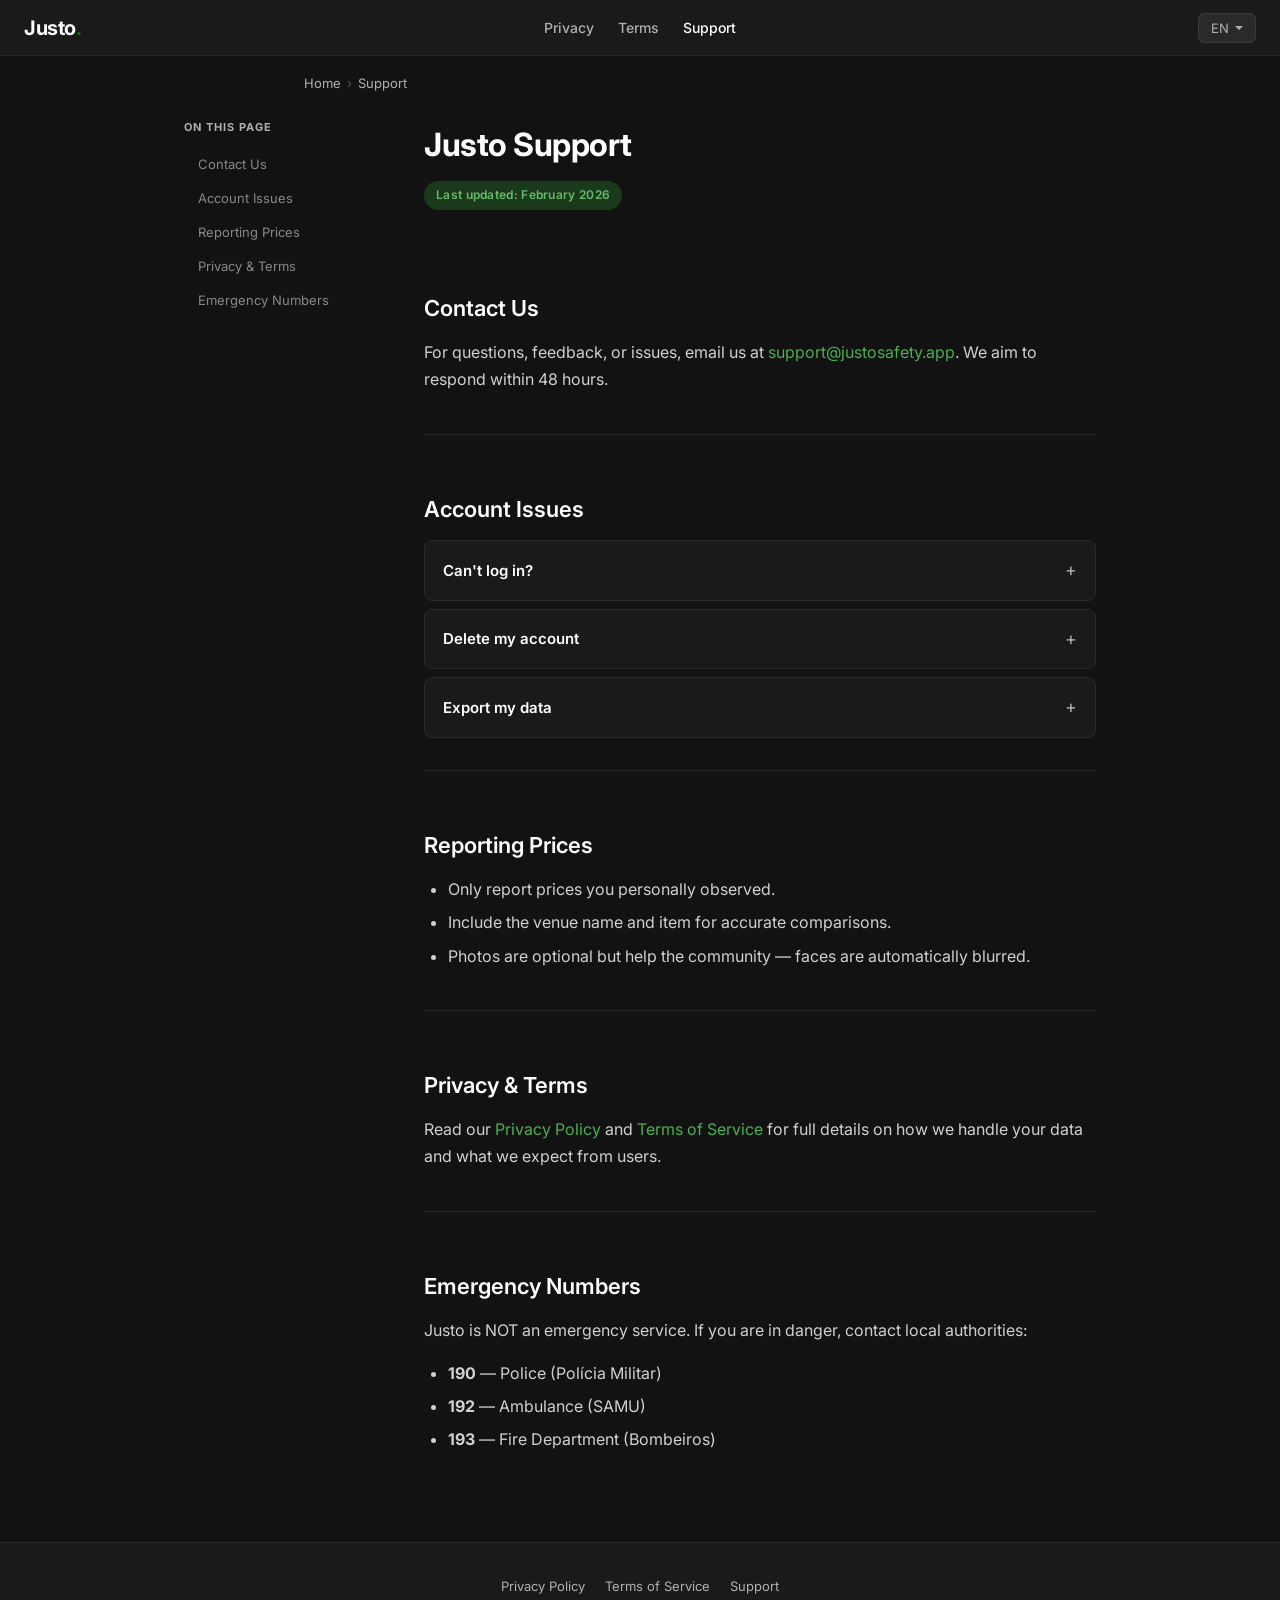
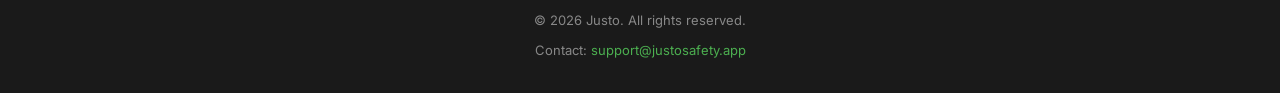
<file: support.html>
<!DOCTYPE html>
<html lang="en">
<head>
    <meta charset="UTF-8">
    <meta name="viewport" content="width=device-width, initial-scale=1.0">
    <title>Justo - Support</title>
    <link rel="preconnect" href="https://fonts.googleapis.com">
    <link rel="preconnect" href="https://fonts.gstatic.com" crossorigin>
    <link href="https://fonts.googleapis.com/css2?family=Inter:wght@400;500;600;700&display=swap" rel="stylesheet">
    <link rel="stylesheet" href="style.css">
</head>
<body>

    <!-- Nav -->
    <nav class="site-nav">
        <a href="index.html" class="nav-brand">Justo<span>.</span></a>
        <ul class="nav-links">
            <li><a href="privacy-policy.html">Privacy</a></li>
            <li><a href="terms-of-service.html">Terms</a></li>
            <li><a href="support.html" class="active">Support</a></li>
        </ul>
        <div class="lang-switcher">
            <button class="lang-btn" aria-label="Select language">EN</button>
            <div class="lang-dropdown">
                <a href="support.html" class="current">English</a>
                <a href="support-pt.html">Portugu&ecirc;s</a>
                <a href="support-es.html">Espa&ntilde;ol</a>
            </div>
        </div>
    </nav>

    <!-- Breadcrumb -->
    <div class="breadcrumb">
        <a href="index.html">Home</a><span>&rsaquo;</span>Support
    </div>

    <!-- Mobile TOC Toggle -->
    <button class="toc-mobile-toggle">&#9776;  Table of Contents</button>

    <!-- Page Layout -->
    <div class="page-layout">

        <!-- TOC Sidebar -->
        <aside class="toc-sidebar">
            <h4>On this page</h4>
            <ul></ul>
        </aside>

        <!-- Main Content -->
        <main class="main-content">
            <h1>Justo Support</h1>
            <div class="updated-badge">Last updated: February 2026</div>

            <section id="contact-us">
                <h2 id="contact-us">Contact Us</h2>
                <p>For questions, feedback, or issues, email us at <a href="mailto:support@justosafety.app">support@justosafety.app</a>. We aim to respond within 48 hours.</p>
            </section>

            <section id="account-issues">
                <h2 id="account-issues">Account Issues</h2>

                <details>
                    <summary>Can't log in?</summary>
                    <div class="accordion-body">
                        <p>Try resetting your password from the login screen. If you still have trouble, email us.</p>
                    </div>
                </details>

                <details>
                    <summary>Delete my account</summary>
                    <div class="accordion-body">
                        <p>Go to Settings &gt; Delete My Account. All your data will be permanently removed within 30 days.</p>
                    </div>
                </details>

                <details>
                    <summary>Export my data</summary>
                    <div class="accordion-body">
                        <p>Go to Settings &gt; Export My Data to download a copy of all your information.</p>
                    </div>
                </details>
            </section>

            <section id="reporting-prices">
                <h2 id="reporting-prices">Reporting Prices</h2>
                <ul>
                    <li>Only report prices you personally observed.</li>
                    <li>Include the venue name and item for accurate comparisons.</li>
                    <li>Photos are optional but help the community — faces are automatically blurred.</li>
                </ul>
            </section>

            <section id="privacy-terms">
                <h2 id="privacy-terms">Privacy &amp; Terms</h2>
                <p>Read our <a href="privacy-policy.html">Privacy Policy</a> and <a href="terms-of-service.html">Terms of Service</a> for full details on how we handle your data and what we expect from users.</p>
            </section>

            <section id="emergency-numbers">
                <h2 id="emergency-numbers">Emergency Numbers</h2>
                <p>Justo is NOT an emergency service. If you are in danger, contact local authorities:</p>
                <ul>
                    <li><strong>190</strong> — Police (Pol&iacute;cia Militar)</li>
                    <li><strong>192</strong> — Ambulance (SAMU)</li>
                    <li><strong>193</strong> — Fire Department (Bombeiros)</li>
                </ul>
            </section>
        </main>
    </div>

    <!-- Back to Top -->
    <button class="back-to-top" aria-label="Back to top">&uarr;</button>

    <!-- Footer -->
    <footer class="site-footer">
        <ul class="footer-links">
            <li><a href="privacy-policy.html">Privacy Policy</a></li>
            <li><a href="terms-of-service.html">Terms of Service</a></li>
            <li><a href="support.html">Support</a></li>
        </ul>
        <p>&copy; 2026 Justo. All rights reserved.</p>
        <p class="footer-email">Contact: <a href="mailto:support@justosafety.app">support@justosafety.app</a></p>
    </footer>

    <script src="script.js" defer></script>
</body>
</html>
</file>
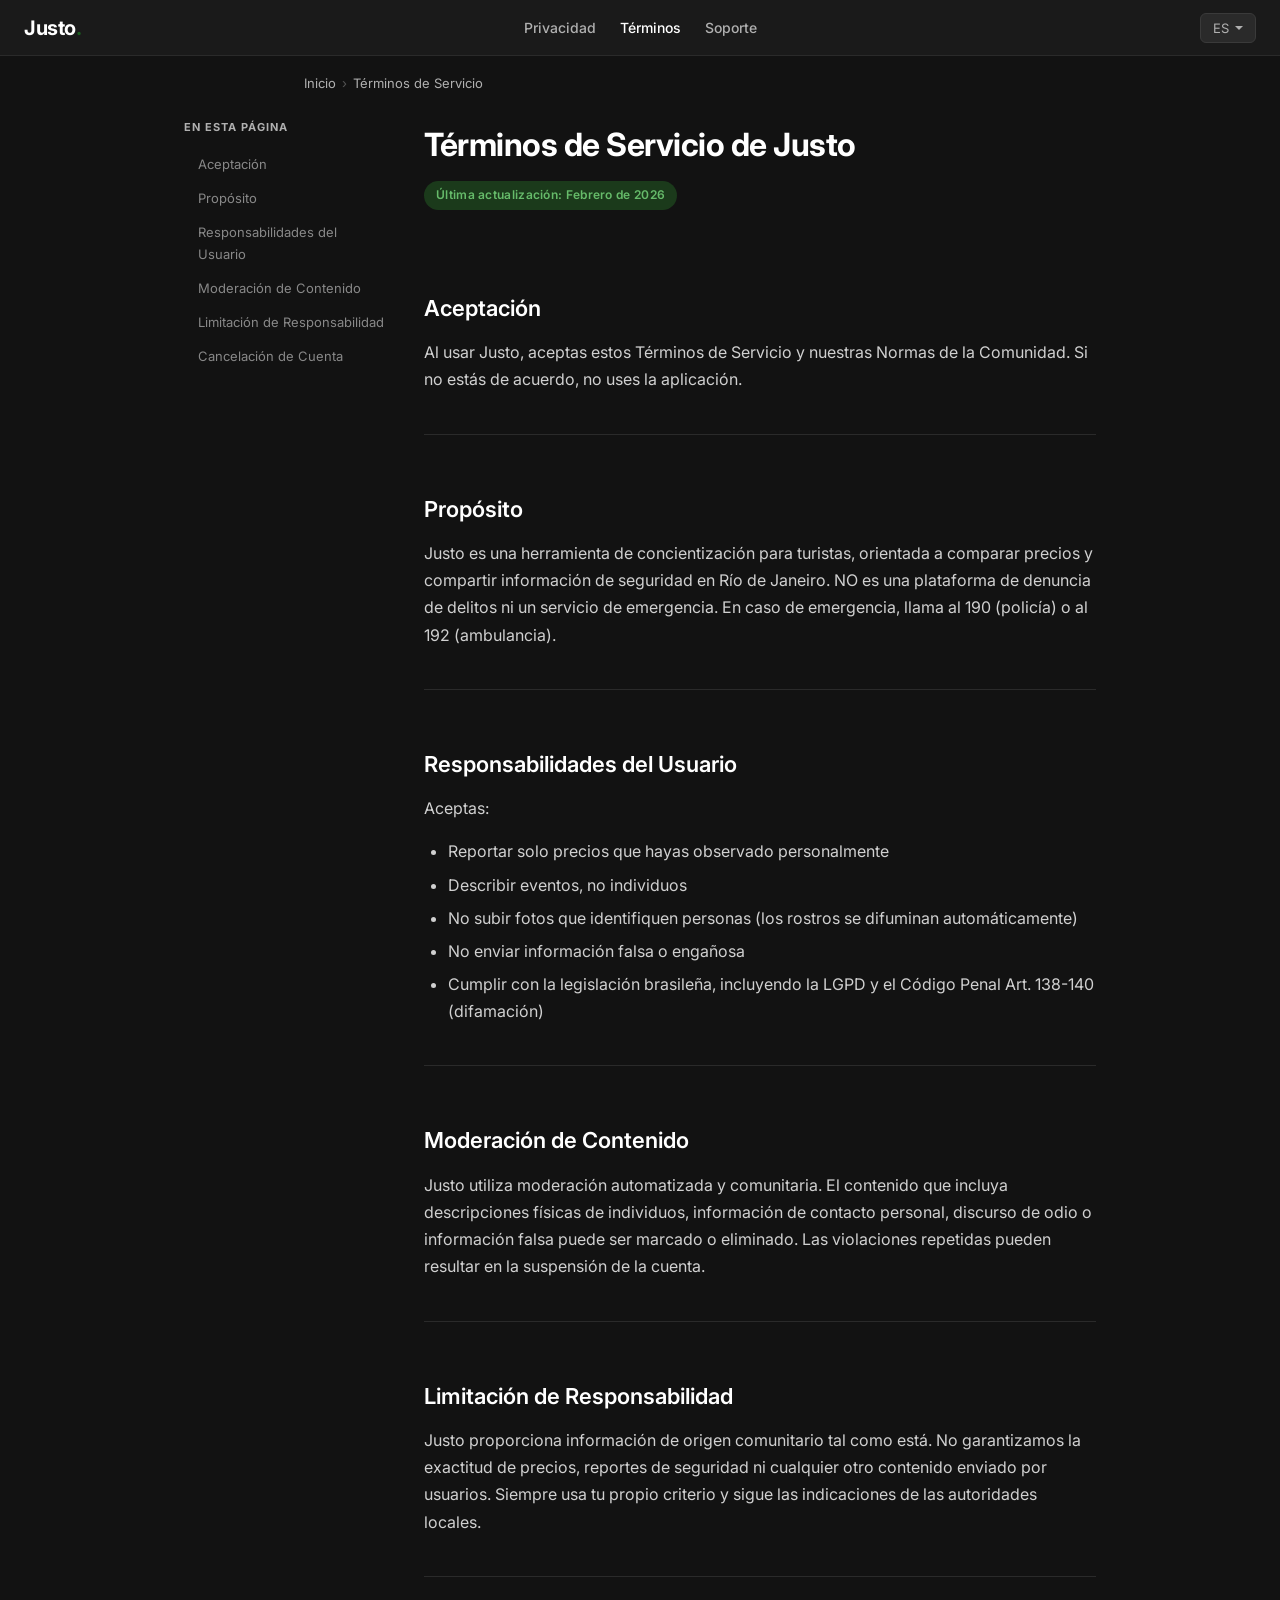
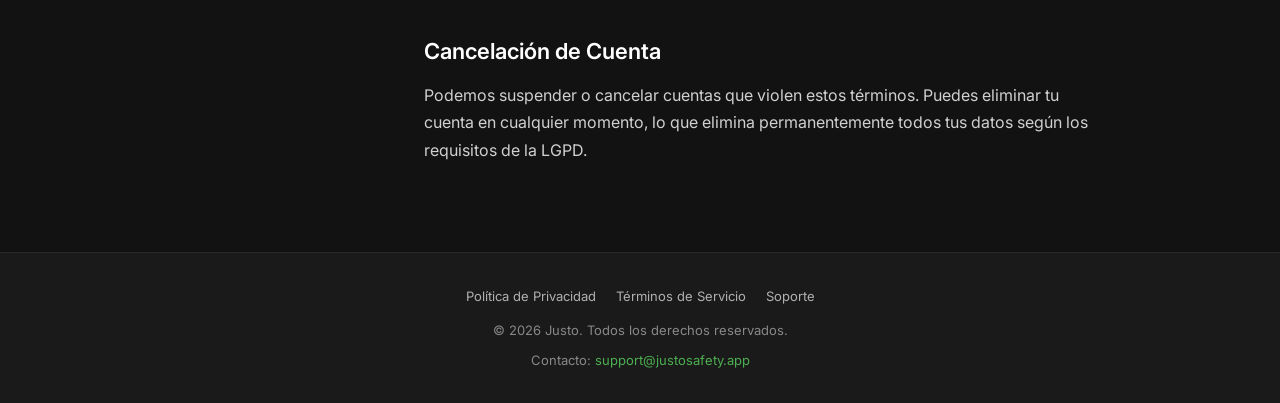
<file: terms-of-service-es.html>
<!DOCTYPE html>
<html lang="es">
<head>
    <meta charset="UTF-8">
    <meta name="viewport" content="width=device-width, initial-scale=1.0">
    <title>Justo - T&eacute;rminos de Servicio</title>
    <link rel="preconnect" href="https://fonts.googleapis.com">
    <link rel="preconnect" href="https://fonts.gstatic.com" crossorigin>
    <link href="https://fonts.googleapis.com/css2?family=Inter:wght@400;500;600;700&display=swap" rel="stylesheet">
    <link rel="stylesheet" href="style.css">
</head>
<body>

    <!-- Nav -->
    <nav class="site-nav">
        <a href="index.html" class="nav-brand">Justo<span>.</span></a>
        <ul class="nav-links">
            <li><a href="privacy-policy-es.html">Privacidad</a></li>
            <li><a href="terms-of-service-es.html" class="active">T&eacute;rminos</a></li>
            <li><a href="support-es.html">Soporte</a></li>
        </ul>
        <div class="lang-switcher">
            <button class="lang-btn" aria-label="Seleccionar idioma">ES</button>
            <div class="lang-dropdown">
                <a href="terms-of-service.html">English</a>
                <a href="terms-of-service-pt.html">Portugu&ecirc;s</a>
                <a href="terms-of-service-es.html" class="current">Espa&ntilde;ol</a>
            </div>
        </div>
    </nav>

    <!-- Breadcrumb -->
    <div class="breadcrumb">
        <a href="index.html">Inicio</a><span>&rsaquo;</span>T&eacute;rminos de Servicio
    </div>

    <!-- Mobile TOC Toggle -->
    <button class="toc-mobile-toggle">&#9776;  &Iacute;ndice</button>

    <!-- Page Layout -->
    <div class="page-layout">

        <!-- TOC Sidebar -->
        <aside class="toc-sidebar">
            <h4>En esta p&aacute;gina</h4>
            <ul></ul>
        </aside>

        <!-- Main Content -->
        <main class="main-content">
            <h1>T&eacute;rminos de Servicio de Justo</h1>
            <div class="updated-badge">&Uacute;ltima actualizaci&oacute;n: Febrero de 2026</div>

            <section id="aceptacion">
                <h2 id="aceptacion">Aceptaci&oacute;n</h2>
                <p>Al usar Justo, aceptas estos T&eacute;rminos de Servicio y nuestras Normas de la Comunidad. Si no est&aacute;s de acuerdo, no uses la aplicaci&oacute;n.</p>
            </section>

            <section id="proposito">
                <h2 id="proposito">Prop&oacute;sito</h2>
                <p>Justo es una herramienta de concientizaci&oacute;n para turistas, orientada a comparar precios y compartir informaci&oacute;n de seguridad en R&iacute;o de Janeiro. NO es una plataforma de denuncia de delitos ni un servicio de emergencia. En caso de emergencia, llama al 190 (polic&iacute;a) o al 192 (ambulancia).</p>
            </section>

            <section id="responsabilidades-del-usuario">
                <h2 id="responsabilidades-del-usuario">Responsabilidades del Usuario</h2>
                <p>Aceptas:</p>
                <ul>
                    <li>Reportar solo precios que hayas observado personalmente</li>
                    <li>Describir eventos, no individuos</li>
                    <li>No subir fotos que identifiquen personas (los rostros se difuminan autom&aacute;ticamente)</li>
                    <li>No enviar informaci&oacute;n falsa o enga&ntilde;osa</li>
                    <li>Cumplir con la legislaci&oacute;n brasile&ntilde;a, incluyendo la LGPD y el C&oacute;digo Penal Art. 138-140 (difamaci&oacute;n)</li>
                </ul>
            </section>

            <section id="moderacion-de-contenido">
                <h2 id="moderacion-de-contenido">Moderaci&oacute;n de Contenido</h2>
                <p>Justo utiliza moderaci&oacute;n automatizada y comunitaria. El contenido que incluya descripciones f&iacute;sicas de individuos, informaci&oacute;n de contacto personal, discurso de odio o informaci&oacute;n falsa puede ser marcado o eliminado. Las violaciones repetidas pueden resultar en la suspensi&oacute;n de la cuenta.</p>
            </section>

            <section id="limitacion-de-responsabilidad">
                <h2 id="limitacion-de-responsabilidad">Limitaci&oacute;n de Responsabilidad</h2>
                <p>Justo proporciona informaci&oacute;n de origen comunitario tal como est&aacute;. No garantizamos la exactitud de precios, reportes de seguridad ni cualquier otro contenido enviado por usuarios. Siempre usa tu propio criterio y sigue las indicaciones de las autoridades locales.</p>
            </section>

            <section id="cancelacion-de-cuenta">
                <h2 id="cancelacion-de-cuenta">Cancelaci&oacute;n de Cuenta</h2>
                <p>Podemos suspender o cancelar cuentas que violen estos t&eacute;rminos. Puedes eliminar tu cuenta en cualquier momento, lo que elimina permanentemente todos tus datos seg&uacute;n los requisitos de la LGPD.</p>
            </section>
        </main>
    </div>

    <!-- Back to Top -->
    <button class="back-to-top" aria-label="Volver arriba">&uarr;</button>

    <!-- Footer -->
    <footer class="site-footer">
        <ul class="footer-links">
            <li><a href="privacy-policy-es.html">Pol&iacute;tica de Privacidad</a></li>
            <li><a href="terms-of-service-es.html">T&eacute;rminos de Servicio</a></li>
            <li><a href="support-es.html">Soporte</a></li>
        </ul>
        <p>&copy; 2026 Justo. Todos los derechos reservados.</p>
        <p class="footer-email">Contacto: <a href="mailto:support@justosafety.app">support@justosafety.app</a></p>
    </footer>

    <script src="script.js" defer></script>
</body>
</html>
</file>
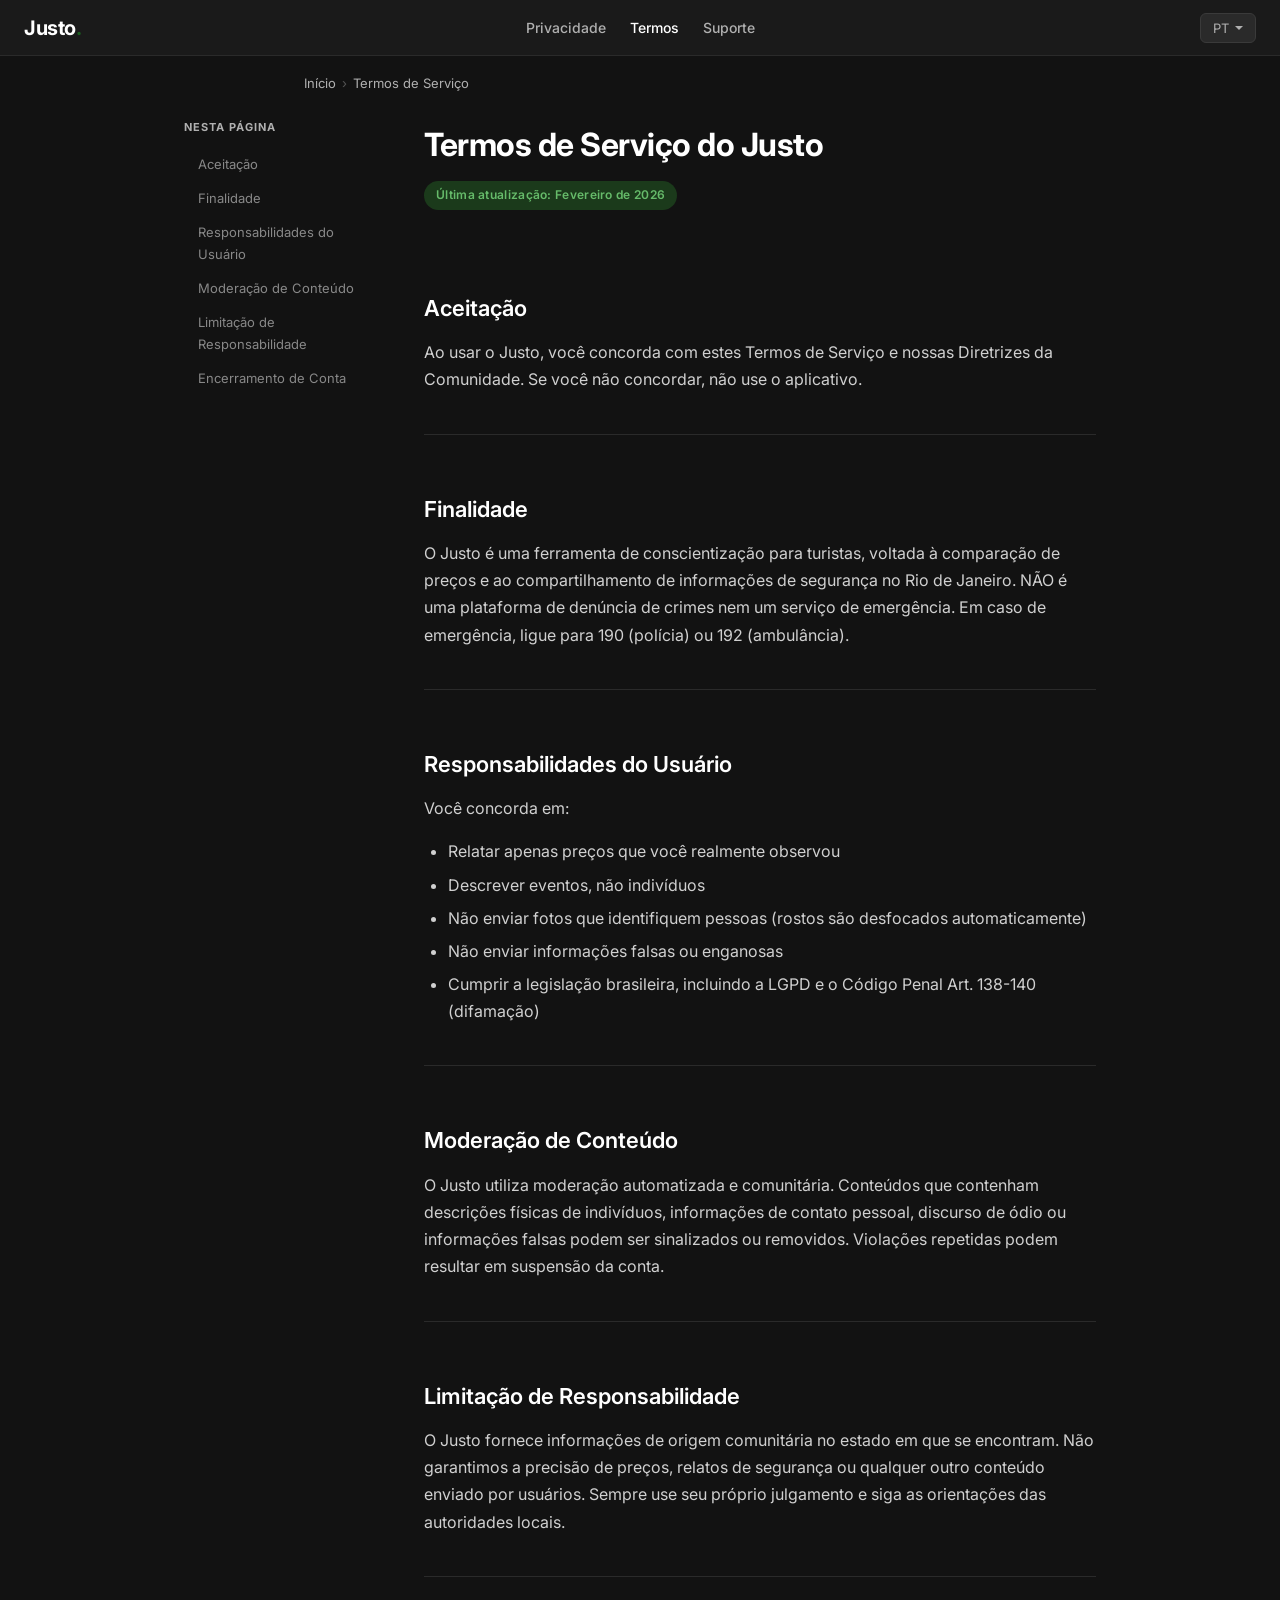
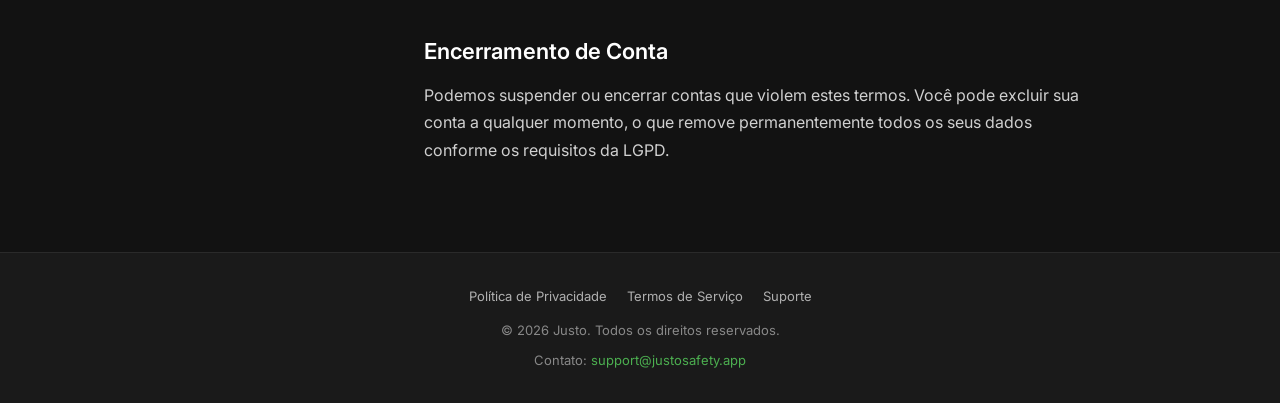
<file: terms-of-service-pt.html>
<!DOCTYPE html>
<html lang="pt-BR">
<head>
    <meta charset="UTF-8">
    <meta name="viewport" content="width=device-width, initial-scale=1.0">
    <title>Justo - Termos de Servi&ccedil;o</title>
    <link rel="preconnect" href="https://fonts.googleapis.com">
    <link rel="preconnect" href="https://fonts.gstatic.com" crossorigin>
    <link href="https://fonts.googleapis.com/css2?family=Inter:wght@400;500;600;700&display=swap" rel="stylesheet">
    <link rel="stylesheet" href="style.css">
</head>
<body>

    <!-- Nav -->
    <nav class="site-nav">
        <a href="index.html" class="nav-brand">Justo<span>.</span></a>
        <ul class="nav-links">
            <li><a href="privacy-policy-pt.html">Privacidade</a></li>
            <li><a href="terms-of-service-pt.html" class="active">Termos</a></li>
            <li><a href="support-pt.html">Suporte</a></li>
        </ul>
        <div class="lang-switcher">
            <button class="lang-btn" aria-label="Selecionar idioma">PT</button>
            <div class="lang-dropdown">
                <a href="terms-of-service.html">English</a>
                <a href="terms-of-service-pt.html" class="current">Portugu&ecirc;s</a>
                <a href="terms-of-service-es.html">Espa&ntilde;ol</a>
            </div>
        </div>
    </nav>

    <!-- Breadcrumb -->
    <div class="breadcrumb">
        <a href="index.html">In&iacute;cio</a><span>&rsaquo;</span>Termos de Servi&ccedil;o
    </div>

    <!-- Mobile TOC Toggle -->
    <button class="toc-mobile-toggle">&#9776;  &Iacute;ndice</button>

    <!-- Page Layout -->
    <div class="page-layout">

        <!-- TOC Sidebar -->
        <aside class="toc-sidebar">
            <h4>Nesta p&aacute;gina</h4>
            <ul></ul>
        </aside>

        <!-- Main Content -->
        <main class="main-content">
            <h1>Termos de Servi&ccedil;o do Justo</h1>
            <div class="updated-badge">&Uacute;ltima atualiza&ccedil;&atilde;o: Fevereiro de 2026</div>

            <section id="aceitacao">
                <h2 id="aceitacao">Aceita&ccedil;&atilde;o</h2>
                <p>Ao usar o Justo, voc&ecirc; concorda com estes Termos de Servi&ccedil;o e nossas Diretrizes da Comunidade. Se voc&ecirc; n&atilde;o concordar, n&atilde;o use o aplicativo.</p>
            </section>

            <section id="finalidade">
                <h2 id="finalidade">Finalidade</h2>
                <p>O Justo &eacute; uma ferramenta de conscientiza&ccedil;&atilde;o para turistas, voltada &agrave; compara&ccedil;&atilde;o de pre&ccedil;os e ao compartilhamento de informa&ccedil;&otilde;es de seguran&ccedil;a no Rio de Janeiro. N&Atilde;O &eacute; uma plataforma de den&uacute;ncia de crimes nem um servi&ccedil;o de emerg&ecirc;ncia. Em caso de emerg&ecirc;ncia, ligue para 190 (pol&iacute;cia) ou 192 (ambul&acirc;ncia).</p>
            </section>

            <section id="responsabilidades-do-usuario">
                <h2 id="responsabilidades-do-usuario">Responsabilidades do Usu&aacute;rio</h2>
                <p>Voc&ecirc; concorda em:</p>
                <ul>
                    <li>Relatar apenas pre&ccedil;os que voc&ecirc; realmente observou</li>
                    <li>Descrever eventos, n&atilde;o indiv&iacute;duos</li>
                    <li>N&atilde;o enviar fotos que identifiquem pessoas (rostos s&atilde;o desfocados automaticamente)</li>
                    <li>N&atilde;o enviar informa&ccedil;&otilde;es falsas ou enganosas</li>
                    <li>Cumprir a legisla&ccedil;&atilde;o brasileira, incluindo a LGPD e o C&oacute;digo Penal Art. 138-140 (difama&ccedil;&atilde;o)</li>
                </ul>
            </section>

            <section id="moderacao-de-conteudo">
                <h2 id="moderacao-de-conteudo">Modera&ccedil;&atilde;o de Conte&uacute;do</h2>
                <p>O Justo utiliza modera&ccedil;&atilde;o automatizada e comunit&aacute;ria. Conte&uacute;dos que contenham descri&ccedil;&otilde;es f&iacute;sicas de indiv&iacute;duos, informa&ccedil;&otilde;es de contato pessoal, discurso de &oacute;dio ou informa&ccedil;&otilde;es falsas podem ser sinalizados ou removidos. Viola&ccedil;&otilde;es repetidas podem resultar em suspens&atilde;o da conta.</p>
            </section>

            <section id="limitacao-de-responsabilidade">
                <h2 id="limitacao-de-responsabilidade">Limita&ccedil;&atilde;o de Responsabilidade</h2>
                <p>O Justo fornece informa&ccedil;&otilde;es de origem comunit&aacute;ria no estado em que se encontram. N&atilde;o garantimos a precis&atilde;o de pre&ccedil;os, relatos de seguran&ccedil;a ou qualquer outro conte&uacute;do enviado por usu&aacute;rios. Sempre use seu pr&oacute;prio julgamento e siga as orienta&ccedil;&otilde;es das autoridades locais.</p>
            </section>

            <section id="encerramento-de-conta">
                <h2 id="encerramento-de-conta">Encerramento de Conta</h2>
                <p>Podemos suspender ou encerrar contas que violem estes termos. Voc&ecirc; pode excluir sua conta a qualquer momento, o que remove permanentemente todos os seus dados conforme os requisitos da LGPD.</p>
            </section>
        </main>
    </div>

    <!-- Back to Top -->
    <button class="back-to-top" aria-label="Voltar ao topo">&uarr;</button>

    <!-- Footer -->
    <footer class="site-footer">
        <ul class="footer-links">
            <li><a href="privacy-policy-pt.html">Pol&iacute;tica de Privacidade</a></li>
            <li><a href="terms-of-service-pt.html">Termos de Servi&ccedil;o</a></li>
            <li><a href="support-pt.html">Suporte</a></li>
        </ul>
        <p>&copy; 2026 Justo. Todos os direitos reservados.</p>
        <p class="footer-email">Contato: <a href="mailto:support@justosafety.app">support@justosafety.app</a></p>
    </footer>

    <script src="script.js" defer></script>
</body>
</html>
</file>
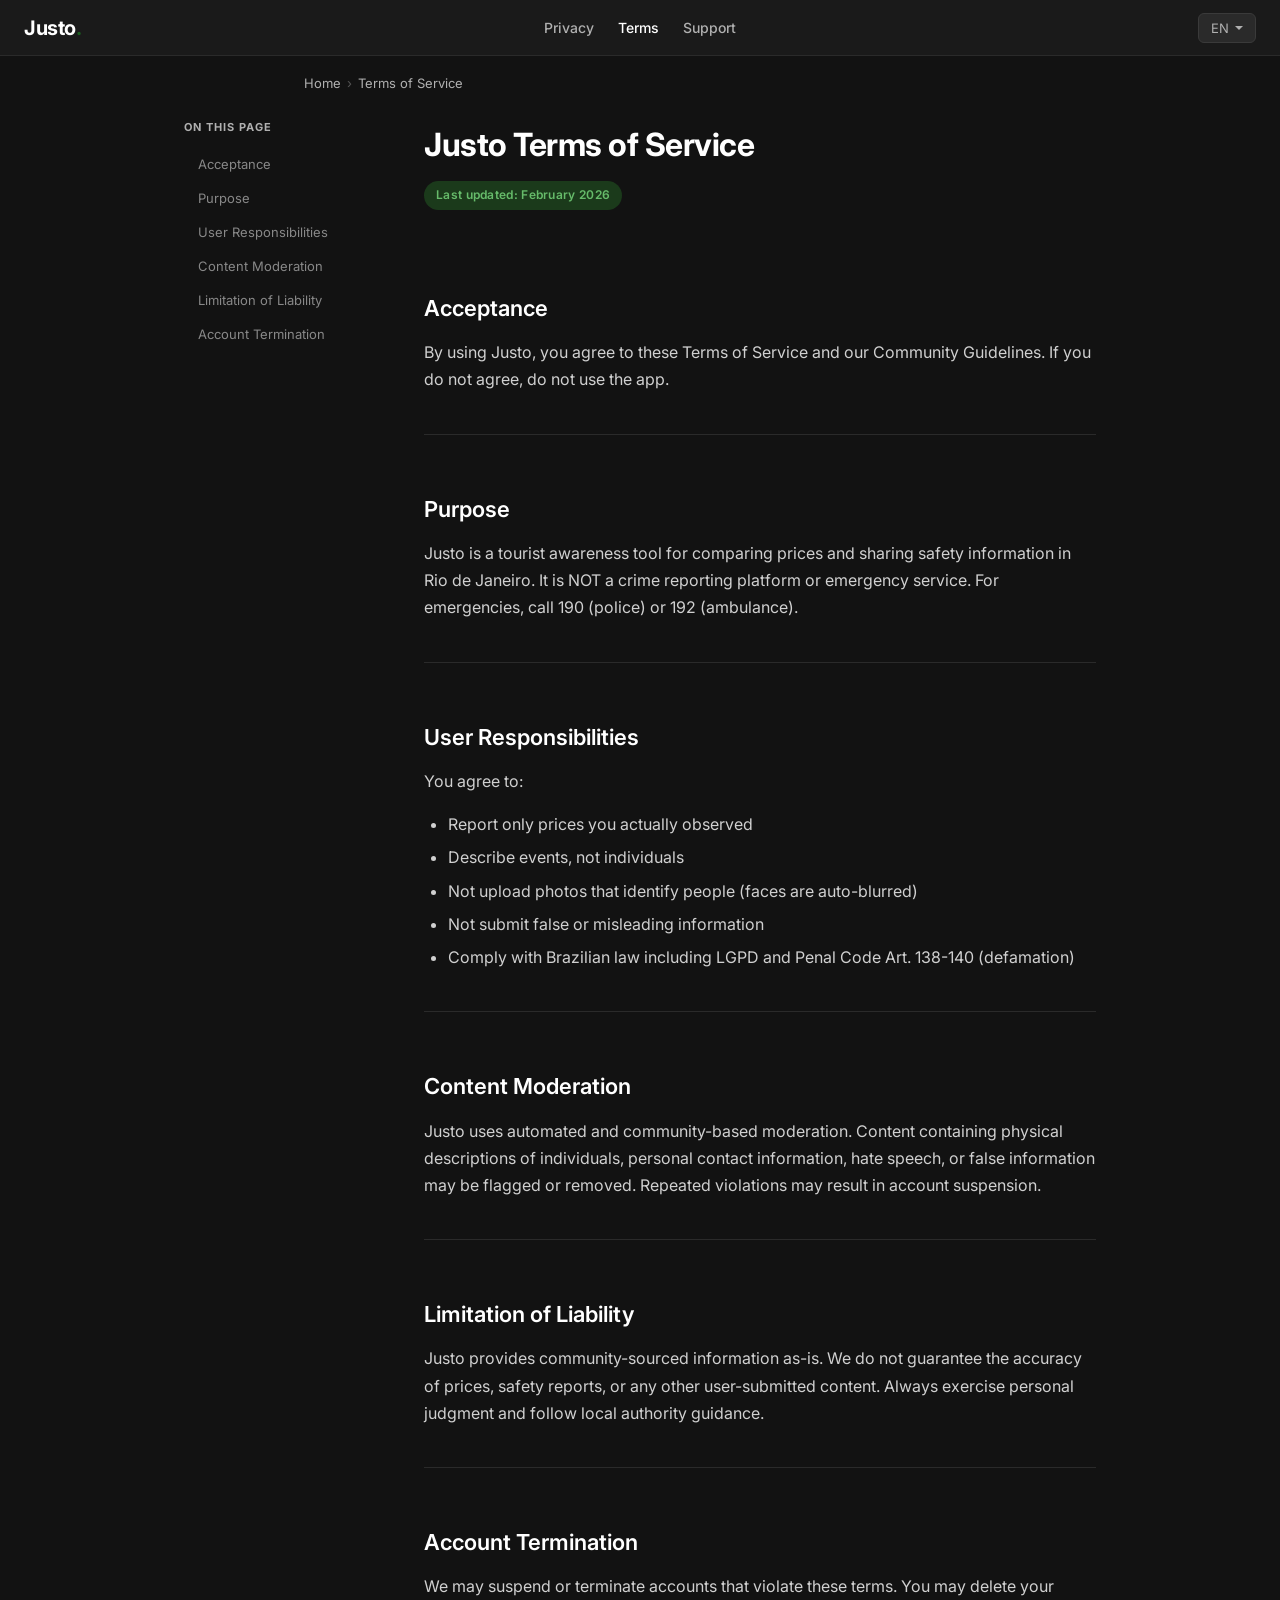
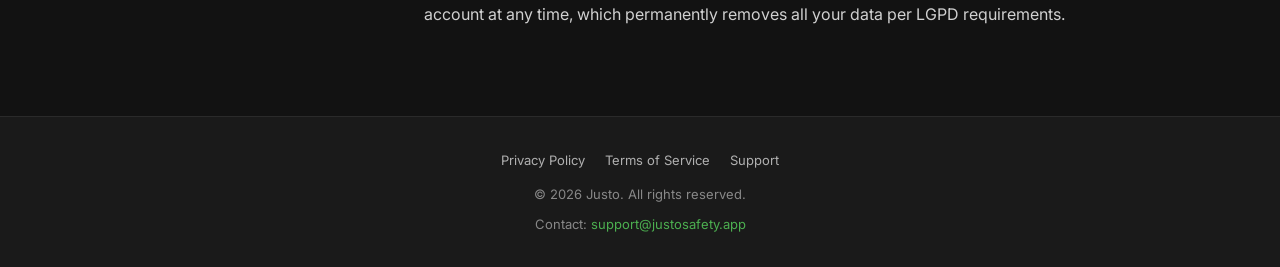
<file: terms-of-service.html>
<!DOCTYPE html>
<html lang="en">
<head>
    <meta charset="UTF-8">
    <meta name="viewport" content="width=device-width, initial-scale=1.0">
    <title>Justo - Terms of Service</title>
    <link rel="preconnect" href="https://fonts.googleapis.com">
    <link rel="preconnect" href="https://fonts.gstatic.com" crossorigin>
    <link href="https://fonts.googleapis.com/css2?family=Inter:wght@400;500;600;700&display=swap" rel="stylesheet">
    <link rel="stylesheet" href="style.css">
</head>
<body>

    <!-- Nav -->
    <nav class="site-nav">
        <a href="index.html" class="nav-brand">Justo<span>.</span></a>
        <ul class="nav-links">
            <li><a href="privacy-policy.html">Privacy</a></li>
            <li><a href="terms-of-service.html" class="active">Terms</a></li>
            <li><a href="support.html">Support</a></li>
        </ul>
        <div class="lang-switcher">
            <button class="lang-btn" aria-label="Select language">EN</button>
            <div class="lang-dropdown">
                <a href="terms-of-service.html" class="current">English</a>
                <a href="terms-of-service-pt.html">Portugu&ecirc;s</a>
                <a href="terms-of-service-es.html">Espa&ntilde;ol</a>
            </div>
        </div>
    </nav>

    <!-- Breadcrumb -->
    <div class="breadcrumb">
        <a href="index.html">Home</a><span>&rsaquo;</span>Terms of Service
    </div>

    <!-- Mobile TOC Toggle -->
    <button class="toc-mobile-toggle">&#9776;  Table of Contents</button>

    <!-- Page Layout -->
    <div class="page-layout">

        <!-- TOC Sidebar -->
        <aside class="toc-sidebar">
            <h4>On this page</h4>
            <ul></ul>
        </aside>

        <!-- Main Content -->
        <main class="main-content">
            <h1>Justo Terms of Service</h1>
            <div class="updated-badge">Last updated: February 2026</div>

            <section id="acceptance">
                <h2 id="acceptance">Acceptance</h2>
                <p>By using Justo, you agree to these Terms of Service and our Community Guidelines. If you do not agree, do not use the app.</p>
            </section>

            <section id="purpose">
                <h2 id="purpose">Purpose</h2>
                <p>Justo is a tourist awareness tool for comparing prices and sharing safety information in Rio de Janeiro. It is NOT a crime reporting platform or emergency service. For emergencies, call 190 (police) or 192 (ambulance).</p>
            </section>

            <section id="user-responsibilities">
                <h2 id="user-responsibilities">User Responsibilities</h2>
                <p>You agree to:</p>
                <ul>
                    <li>Report only prices you actually observed</li>
                    <li>Describe events, not individuals</li>
                    <li>Not upload photos that identify people (faces are auto-blurred)</li>
                    <li>Not submit false or misleading information</li>
                    <li>Comply with Brazilian law including LGPD and Penal Code Art. 138-140 (defamation)</li>
                </ul>
            </section>

            <section id="content-moderation">
                <h2 id="content-moderation">Content Moderation</h2>
                <p>Justo uses automated and community-based moderation. Content containing physical descriptions of individuals, personal contact information, hate speech, or false information may be flagged or removed. Repeated violations may result in account suspension.</p>
            </section>

            <section id="limitation-of-liability">
                <h2 id="limitation-of-liability">Limitation of Liability</h2>
                <p>Justo provides community-sourced information as-is. We do not guarantee the accuracy of prices, safety reports, or any other user-submitted content. Always exercise personal judgment and follow local authority guidance.</p>
            </section>

            <section id="account-termination">
                <h2 id="account-termination">Account Termination</h2>
                <p>We may suspend or terminate accounts that violate these terms. You may delete your account at any time, which permanently removes all your data per LGPD requirements.</p>
            </section>
        </main>
    </div>

    <!-- Back to Top -->
    <button class="back-to-top" aria-label="Back to top">&uarr;</button>

    <!-- Footer -->
    <footer class="site-footer">
        <ul class="footer-links">
            <li><a href="privacy-policy.html">Privacy Policy</a></li>
            <li><a href="terms-of-service.html">Terms of Service</a></li>
            <li><a href="support.html">Support</a></li>
        </ul>
        <p>&copy; 2026 Justo. All rights reserved.</p>
        <p class="footer-email">Contact: <a href="mailto:support@justosafety.app">support@justosafety.app</a></p>
    </footer>

    <script src="script.js" defer></script>
</body>
</html>
</file>
<file: style.css>
/* ===== RESET & BASE ===== */
*, *::before, *::after {
    margin: 0;
    padding: 0;
    box-sizing: border-box;
}

html {
    scroll-behavior: smooth;
    scroll-padding-top: 80px;
}

body {
    font-family: 'Inter', -apple-system, BlinkMacSystemFont, 'Segoe UI', Roboto, sans-serif;
    font-size: 16px;
    line-height: 1.7;
    color: #FFFFFF;
    background: #121212;
    min-height: 100vh;
    display: flex;
    flex-direction: column;
}

a {
    color: #4CAF50;
    text-decoration: none;
    transition: color 0.2s ease;
}

a:hover {
    color: #66BB6A;
    text-decoration: underline;
}

ul {
    list-style: disc;
    padding-left: 24px;
}

/* ===== TOP NAV (sticky) ===== */
.site-nav {
    position: sticky;
    top: 0;
    z-index: 100;
    background: #1A1A1A;
    border-bottom: 1px solid #2A2A2A;
    padding: 0 24px;
    height: 56px;
    display: flex;
    align-items: center;
    justify-content: space-between;
}

.nav-brand {
    font-size: 20px;
    font-weight: 700;
    color: #FFFFFF;
    text-decoration: none;
    letter-spacing: -0.5px;
}

.nav-brand:hover {
    color: #FFFFFF;
    text-decoration: none;
}

.nav-brand span {
    color: #1B5E20;
}

.nav-links {
    display: flex;
    gap: 24px;
    list-style: none;
    padding: 0;
}

.nav-links a {
    color: #B0B0B0;
    font-size: 14px;
    font-weight: 500;
    text-decoration: none;
    transition: color 0.2s ease;
}

.nav-links a:hover,
.nav-links a.active {
    color: #FFFFFF;
    text-decoration: none;
}

/* Language Switcher */
.lang-switcher {
    position: relative;
}

.lang-btn {
    background: #2A2A2A;
    border: 1px solid #3A3A3A;
    color: #B0B0B0;
    font-size: 13px;
    font-family: 'Inter', sans-serif;
    padding: 6px 12px;
    border-radius: 6px;
    cursor: pointer;
    display: flex;
    align-items: center;
    gap: 6px;
    transition: background 0.2s ease, border-color 0.2s ease;
}

.lang-btn:hover {
    background: #333333;
    border-color: #4A4A4A;
}

.lang-btn::after {
    content: '';
    display: inline-block;
    width: 0;
    height: 0;
    border-left: 4px solid transparent;
    border-right: 4px solid transparent;
    border-top: 4px solid #B0B0B0;
    transition: transform 0.2s ease;
}

.lang-switcher.open .lang-btn::after {
    transform: rotate(180deg);
}

.lang-dropdown {
    display: none;
    position: absolute;
    top: calc(100% + 4px);
    right: 0;
    background: #2A2A2A;
    border: 1px solid #3A3A3A;
    border-radius: 8px;
    overflow: hidden;
    min-width: 140px;
    box-shadow: 0 8px 24px rgba(0, 0, 0, 0.4);
    z-index: 200;
}

.lang-switcher.open .lang-dropdown {
    display: block;
}

.lang-dropdown a {
    display: block;
    padding: 8px 14px;
    color: #B0B0B0;
    font-size: 13px;
    text-decoration: none;
    transition: background 0.15s ease, color 0.15s ease;
}

.lang-dropdown a:hover {
    background: #333333;
    color: #FFFFFF;
    text-decoration: none;
}

.lang-dropdown a.current {
    color: #4CAF50;
    font-weight: 600;
}

/* ===== BREADCRUMB ===== */
.breadcrumb {
    max-width: 720px;
    margin: 0 auto;
    padding: 16px 24px 0;
    font-size: 13px;
    color: #B0B0B0;
    width: 100%;
}

.breadcrumb a {
    color: #B0B0B0;
}

.breadcrumb a:hover {
    color: #FFFFFF;
}

.breadcrumb span {
    margin: 0 6px;
    color: #555;
}

/* ===== LAST UPDATED BADGE ===== */
.updated-badge {
    display: inline-block;
    background: #1B3A1B;
    color: #66BB6A;
    font-size: 12px;
    font-weight: 600;
    padding: 4px 12px;
    border-radius: 100px;
    margin-bottom: 24px;
    letter-spacing: 0.3px;
}

/* ===== PAGE LAYOUT (TOC + CONTENT) ===== */
.page-layout {
    display: grid;
    grid-template-columns: 200px 1fr;
    gap: 40px;
    max-width: 960px;
    margin: 0 auto;
    padding: 24px 24px 48px;
    width: 100%;
}

/* TOC Sidebar */
.toc-sidebar {
    position: sticky;
    top: 80px;
    align-self: start;
    max-height: calc(100vh - 100px);
    overflow-y: auto;
}

.toc-sidebar h4 {
    font-size: 11px;
    font-weight: 700;
    text-transform: uppercase;
    letter-spacing: 1px;
    color: #B0B0B0;
    margin-bottom: 12px;
}

.toc-sidebar ul {
    list-style: none;
    padding: 0;
}

.toc-sidebar li {
    margin-bottom: 4px;
}

.toc-sidebar a {
    display: block;
    padding: 4px 0;
    font-size: 13px;
    color: #888;
    text-decoration: none;
    border-left: 2px solid transparent;
    padding-left: 12px;
    transition: color 0.2s ease, border-color 0.2s ease;
}

.toc-sidebar a:hover {
    color: #FFFFFF;
    text-decoration: none;
}

.toc-sidebar a.active {
    color: #4CAF50;
    border-left-color: #1B5E20;
}

.toc-sidebar .toc-h3 {
    padding-left: 24px;
    font-size: 12px;
}

/* Mobile TOC hamburger */
.toc-mobile-toggle {
    display: none;
    background: #1B5E20;
    color: #FFFFFF;
    border: none;
    font-family: 'Inter', sans-serif;
    font-size: 13px;
    font-weight: 600;
    padding: 10px 16px;
    border-radius: 8px;
    cursor: pointer;
    margin: 16px 24px 0;
    width: calc(100% - 48px);
    text-align: left;
    transition: background 0.2s ease;
}

.toc-mobile-toggle:hover {
    background: #2E7D32;
}

/* ===== MAIN CONTENT ===== */
.main-content {
    max-width: 720px;
    width: 100%;
}

.main-content h1 {
    font-size: 32px;
    font-weight: 700;
    margin-bottom: 8px;
    letter-spacing: -0.5px;
}

.main-content h2 {
    font-size: 22px;
    font-weight: 600;
    margin-top: 40px;
    margin-bottom: 12px;
    color: #FFFFFF;
    padding-top: 16px;
}

.main-content h3 {
    font-size: 18px;
    font-weight: 600;
    margin-top: 24px;
    margin-bottom: 8px;
    color: #E0E0E0;
}

.main-content p {
    margin-bottom: 16px;
    color: #D0D0D0;
}

.main-content ul,
.main-content ol {
    margin-bottom: 16px;
    color: #D0D0D0;
}

.main-content li {
    margin-bottom: 6px;
}

.main-content section {
    border-bottom: 1px solid #2A2A2A;
    padding-bottom: 24px;
}

.main-content section:last-of-type {
    border-bottom: none;
}

/* ===== INDEX / HUB PAGE ===== */
.hub-container {
    max-width: 720px;
    margin: 0 auto;
    padding: 48px 24px;
    width: 100%;
}

.hub-container h1 {
    font-size: 36px;
    font-weight: 700;
    margin-bottom: 8px;
    letter-spacing: -0.5px;
}

.hub-subtitle {
    color: #B0B0B0;
    font-size: 16px;
    margin-bottom: 40px;
}

.doc-cards {
    display: flex;
    flex-direction: column;
    gap: 24px;
}

.doc-card {
    background: #1A1A1A;
    border: 1px solid #2A2A2A;
    border-radius: 12px;
    padding: 24px;
    transition: border-color 0.2s ease, transform 0.15s ease;
}

.doc-card:hover {
    border-color: #1B5E20;
    transform: translateY(-2px);
}

.doc-card h2 {
    font-size: 20px;
    font-weight: 600;
    margin-bottom: 4px;
    color: #FFFFFF;
}

.doc-card .card-desc {
    font-size: 14px;
    color: #B0B0B0;
    margin-bottom: 16px;
}

.card-langs {
    display: flex;
    gap: 12px;
}

.card-langs a {
    display: inline-block;
    background: #2A2A2A;
    color: #B0B0B0;
    font-size: 13px;
    font-weight: 500;
    padding: 6px 14px;
    border-radius: 6px;
    text-decoration: none;
    transition: background 0.2s ease, color 0.2s ease;
}

.card-langs a:hover {
    background: #1B5E20;
    color: #FFFFFF;
    text-decoration: none;
}

/* ===== ACCORDION (SUPPORT FAQ) ===== */
details {
    background: #1A1A1A;
    border: 1px solid #2A2A2A;
    border-radius: 8px;
    margin-bottom: 8px;
    overflow: hidden;
    transition: border-color 0.2s ease;
}

details:hover {
    border-color: #3A3A3A;
}

details[open] {
    border-color: #1B5E20;
}

summary {
    padding: 14px 18px;
    cursor: pointer;
    font-weight: 600;
    font-size: 15px;
    color: #FFFFFF;
    list-style: none;
    display: flex;
    align-items: center;
    justify-content: space-between;
    transition: background 0.2s ease;
    user-select: none;
}

summary:hover {
    background: #222222;
}

summary::-webkit-details-marker {
    display: none;
}

summary::after {
    content: '+';
    font-size: 18px;
    font-weight: 400;
    color: #B0B0B0;
    transition: transform 0.2s ease;
    flex-shrink: 0;
    margin-left: 12px;
}

details[open] summary::after {
    content: '\2212';
}

.accordion-body {
    padding: 0 18px 16px;
    color: #D0D0D0;
    font-size: 15px;
}

.accordion-body p {
    margin-bottom: 8px;
}

.accordion-body ul {
    margin-bottom: 8px;
}

.accordion-body li {
    margin-bottom: 4px;
}

/* ===== BACK TO TOP BUTTON ===== */
.back-to-top {
    position: fixed;
    bottom: 24px;
    right: 24px;
    width: 44px;
    height: 44px;
    background: #1B5E20;
    color: #FFFFFF;
    border: none;
    border-radius: 50%;
    font-size: 20px;
    cursor: pointer;
    display: flex;
    align-items: center;
    justify-content: center;
    opacity: 0;
    visibility: hidden;
    transform: translateY(10px);
    transition: opacity 0.3s ease, visibility 0.3s ease, transform 0.3s ease, background 0.2s ease;
    box-shadow: 0 4px 12px rgba(0, 0, 0, 0.4);
    z-index: 90;
}

.back-to-top.visible {
    opacity: 1;
    visibility: visible;
    transform: translateY(0);
}

.back-to-top:hover {
    background: #2E7D32;
}

/* ===== FOOTER ===== */
.site-footer {
    margin-top: auto;
    background: #1A1A1A;
    border-top: 1px solid #2A2A2A;
    padding: 32px 24px;
    text-align: center;
    color: #888;
    font-size: 13px;
}

.footer-links {
    display: flex;
    justify-content: center;
    gap: 20px;
    list-style: none;
    padding: 0;
    margin-bottom: 12px;
    flex-wrap: wrap;
}

.footer-links a {
    color: #B0B0B0;
    font-size: 13px;
}

.footer-links a:hover {
    color: #FFFFFF;
}

.footer-email {
    margin-top: 8px;
}

.footer-email a {
    color: #4CAF50;
}

/* ===== RESPONSIVE: MOBILE ===== */
@media (max-width: 768px) {
    .nav-links {
        display: none;
    }

    .site-nav {
        padding: 0 16px;
    }

    .page-layout {
        display: block;
        padding: 0 16px 48px;
    }

    .toc-sidebar {
        position: static;
        max-height: none;
        overflow: visible;
        display: none;
        padding: 16px;
        margin: 0 16px;
        background: #1A1A1A;
        border: 1px solid #2A2A2A;
        border-radius: 8px;
    }

    .toc-sidebar.open {
        display: block;
    }

    .toc-mobile-toggle {
        display: block;
    }

    .main-content {
        padding: 16px 0;
    }

    .main-content h1 {
        font-size: 26px;
    }

    .main-content h2 {
        font-size: 20px;
    }

    .breadcrumb {
        padding: 12px 16px 0;
    }

    .hub-container {
        padding: 32px 16px;
    }

    .hub-container h1 {
        font-size: 28px;
    }

    .card-langs {
        flex-wrap: wrap;
    }

    .footer-links {
        flex-direction: column;
        gap: 8px;
    }
}
</file>
